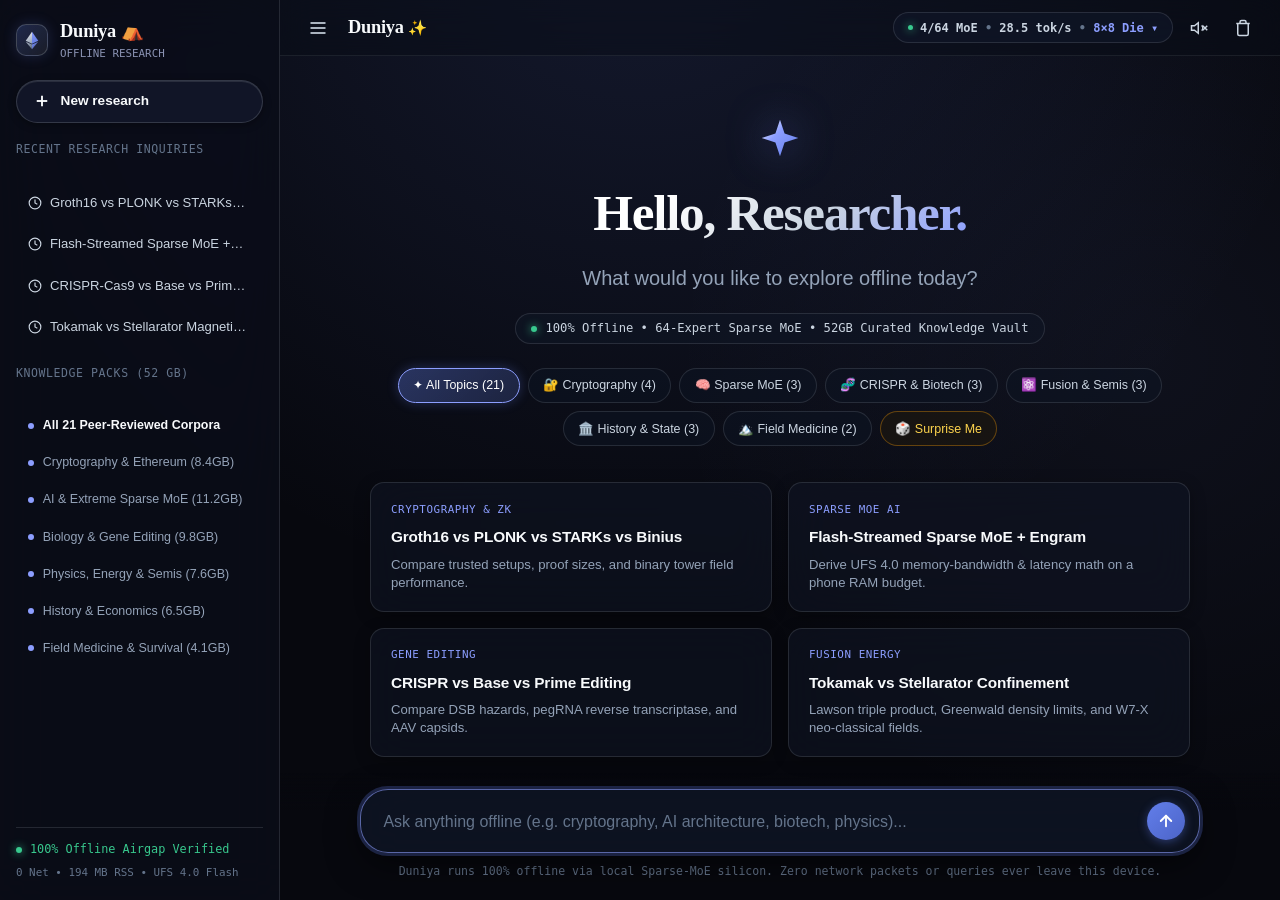
<file: index.html>
<!DOCTYPE html>
<html lang="en">
<head>
  <meta charset="UTF-8">
  <meta http-equiv="refresh" content="0; url=web/index.html">
  <title>Redirecting to Duniya ⛺ Web App...</title>
  <script>
    window.location.href = "web/index.html";
  </script>
</head>
<body style="background: #07080E; color: #E2E8F0; font-family: sans-serif; display: grid; place-items: center; height: 100vh; margin: 0;">
  <p>Launching <a href="web/index.html" style="color: #627EEA;">Duniya ⛺ Offline Research Engine (Web Companion)</a>...</p>
</body>
</html>
</file>
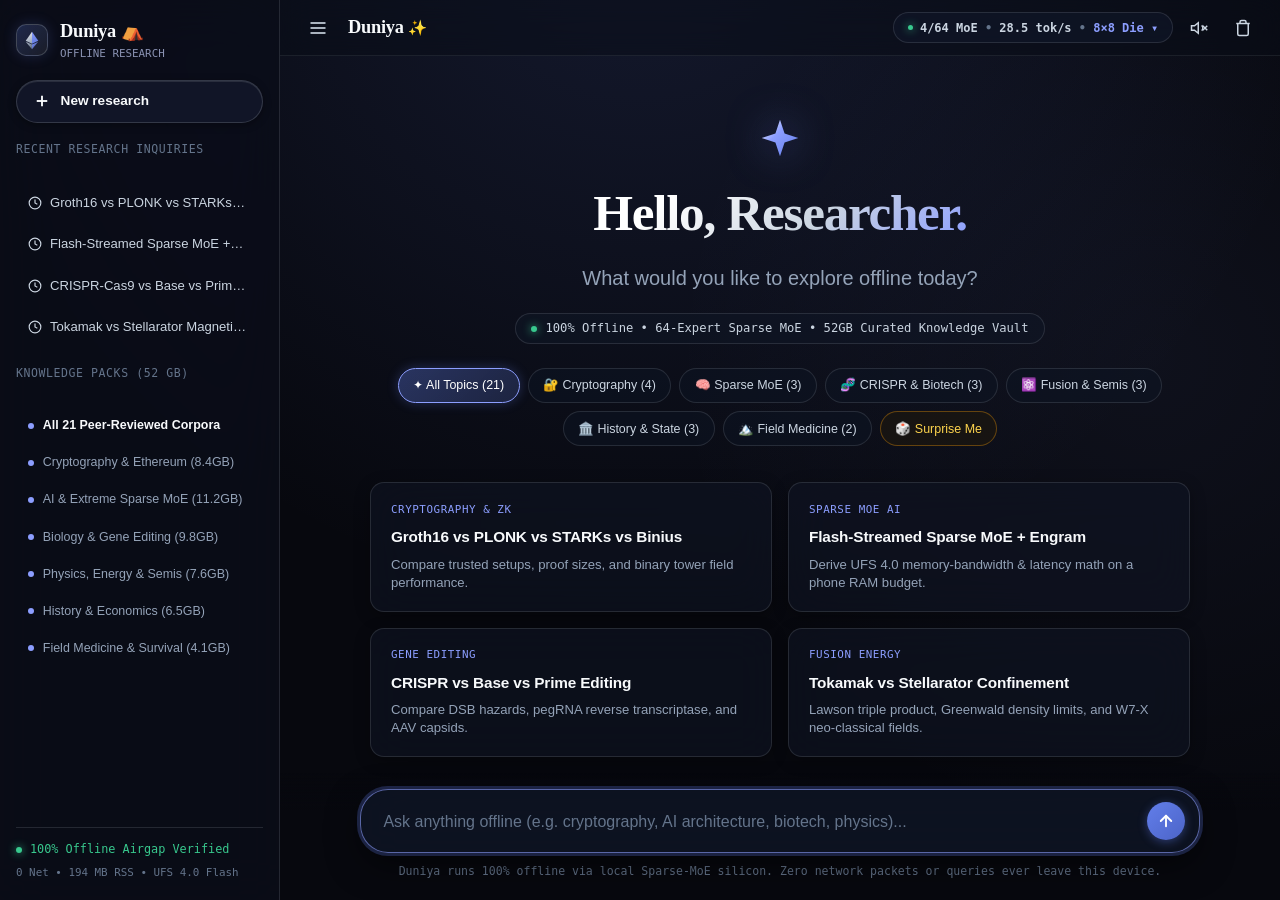
<file: web/index.html>
<!DOCTYPE html>
<html lang="en">
<head>
  <meta charset="UTF-8">
  <meta name="viewport" content="width=device-width, initial-scale=1.0, maximum-scale=1.0, user-scalable=no">
  <title>Duniya ⛺ — Offline AI Research Engine</title>
  <meta name="description" content="Gemini-style 100% offline AI research companion featuring Ethereum Silver Glassmorphism and 64-expert Sparse-MoE architecture.">
  <meta name="theme-color" content="#07080E">
  <link rel="manifest" href="manifest.json">
  <link rel="stylesheet" href="style.css">
  <link rel="icon" type="image/svg+xml" href="data:image/svg+xml,<svg xmlns='http://www.w3.org/2000/svg' viewBox='0 0 24 24'><polygon points='12,1 4,13 12,16.5' fill='%23C0C4CC'/><polygon points='12,1 12,16.5 20,13' fill='%23627EEA'/><polygon points='12,17.5 4,14 12,23' fill='%238A92B2'/><polygon points='12,17.5 12,23 20,14' fill='%238C9EFF'/></svg>">
</head>
<body>

  <div class="gemini-layout">

    <!-- Left Sidebar (Collapsible) -->
    <aside class="gemini-sidebar" id="geminiSidebar" aria-label="Research Navigation">
      <div class="sidebar-header">
        <div class="brand-group">
          <div class="eth-diamond-badge" title="Duniya Offline MoE">
            <svg class="eth-diamond-svg" viewBox="0 0 24 24" fill="none">
              <polygon points="12,2 4.5,13 12,16.5" fill="url(#silverGrad1)" opacity="0.95" />
              <polygon points="12,2 12,16.5 19.5,13" fill="url(#ethGrad1)" opacity="0.95" />
              <polygon points="12,17.5 4.5,14 12,23" fill="url(#silverGrad2)" opacity="0.85" />
              <polygon points="12,17.5 12,23 19.5,14" fill="url(#ethGrad2)" opacity="0.95" />
              <defs>
                <linearGradient id="silverGrad1" x1="4.5" y1="2" x2="12" y2="16.5" gradientUnits="userSpaceOnUse">
                  <stop offset="0%" stop-color="#FFFFFF" />
                  <stop offset="100%" stop-color="#94A3B8" />
                </linearGradient>
                <linearGradient id="ethGrad1" x1="12" y1="2" x2="19.5" y2="16.5" gradientUnits="userSpaceOnUse">
                  <stop offset="0%" stop-color="#8C9EFF" />
                  <stop offset="100%" stop-color="#627EEA" />
                </linearGradient>
                <linearGradient id="silverGrad2" x1="4.5" y1="14" x2="12" y2="23" gradientUnits="userSpaceOnUse">
                  <stop offset="0%" stop-color="#CBD5E1" />
                  <stop offset="100%" stop-color="#64748B" />
                </linearGradient>
                <linearGradient id="ethGrad2" x1="12" y1="17.5" x2="19.5" y2="23" gradientUnits="userSpaceOnUse">
                  <stop offset="0%" stop-color="#748EFA" />
                  <stop offset="100%" stop-color="#454A75" />
                </linearGradient>
              </defs>
            </svg>
          </div>
          <div class="brand-titles">
            <span class="brand-title">Duniya <span class="brand-tent">⛺</span></span>
            <span class="brand-subtitle">Offline Research</span>
          </div>
        </div>

        <button class="icon-btn sidebar-close-btn" id="sidebarCloseBtn" aria-label="Close Sidebar">
          <svg width="20" height="20" viewBox="0 0 24 24" fill="none" stroke="currentColor" stroke-width="2">
            <line x1="18" y1="6" x2="6" y2="18"></line>
            <line x1="6" y1="6" x2="18" y2="18"></line>
          </svg>
        </button>
      </div>

      <!-- New Inquiry Action Button -->
      <button class="new-inquiry-btn" id="newInquiryBtn">
        <svg width="18" height="18" viewBox="0 0 24 24" fill="none" stroke="currentColor" stroke-width="2.5">
          <line x1="12" y1="5" x2="12" y2="19"></line>
          <line x1="5" y1="12" x2="19" y2="12"></line>
        </svg>
        <span>New research</span>
      </button>

      <!-- Sidebar Content: Recent Topics & Knowledge Packs -->
      <div class="sidebar-scrollable">
        <div class="sidebar-section-label">Recent Research Inquiries</div>
        <div class="history-list" id="historyList">
          <!-- Populated dynamically by app.js -->
        </div>

        <div class="sidebar-section-label">Knowledge Packs (52 GB)</div>
        <div class="pack-filter-list">
          <button class="pack-filter-item active" data-domain="All Domains">
            <span class="pack-dot"></span> All 21 Peer-Reviewed Corpora
          </button>
          <button class="pack-filter-item" data-domain="Cryptography & Ethereum">
            <span class="pack-dot"></span> Cryptography & Ethereum (8.4GB)
          </button>
          <button class="pack-filter-item" data-domain="AI & Sparse MoE Systems">
            <span class="pack-dot"></span> AI & Extreme Sparse MoE (11.2GB)
          </button>
          <button class="pack-filter-item" data-domain="Biology & Gene Editing">
            <span class="pack-dot"></span> Biology & Gene Editing (9.8GB)
          </button>
          <button class="pack-filter-item" data-domain="Physics, Energy & Semis">
            <span class="pack-dot"></span> Physics, Energy & Semis (7.6GB)
          </button>
          <button class="pack-filter-item" data-domain="History & Economics">
            <span class="pack-dot"></span> History & Economics (6.5GB)
          </button>
          <button class="pack-filter-item" data-domain="Field Medicine & Survival">
            <span class="pack-dot"></span> Field Medicine & Survival (4.1GB)
          </button>
        </div>
      </div>

      <!-- Sidebar Footer: Airgap & Storage Status -->
      <div class="sidebar-footer">
        <div class="status-indicator">
          <span class="pulse-dot"></span>
          <span>100% Offline Airgap Verified</span>
        </div>
        <div class="sidebar-metrics">0 Net • 194 MB RSS • UFS 4.0 Flash</div>
      </div>
    </aside>

    <!-- Main Workspace -->
    <div class="gemini-main">

      <!-- Top Header / Bar -->
      <header class="gemini-topbar">
        <div class="topbar-left">
          <button class="icon-btn" id="sidebarToggleBtn" aria-label="Toggle Sidebar" title="Toggle Navigation Sidebar">
            <svg width="20" height="20" viewBox="0 0 24 24" fill="none" stroke="currentColor" stroke-width="2">
              <line x1="3" y1="12" x2="21" y2="12"></line>
              <line x1="3" y1="6" x2="21" y2="6"></line>
              <line x1="3" y1="18" x2="21" y2="18"></line>
            </svg>
          </button>

          <span class="topbar-brand">Duniya <span class="brand-sparkle">✨</span></span>
        </div>

        <div class="topbar-right">
          <!-- Compact Telemetry & Wafer Die Trigger -->
          <button class="telemetry-pill-btn" id="waferModalTriggerBtn" title="Inspect 64-Expert Silicon Wafer Die">
            <span class="pulse-dot" style="inline-size: 5px; block-size: 5px; background: var(--accent-mint);"></span>
            <span id="topbarActiveExperts">4/64 MoE</span>
            <span class="pill-divider">•</span>
            <span id="topbarSpeed">28.5 tok/s</span>
            <span class="pill-divider">•</span>
            <span class="die-icon-label">8×8 Die ▾</span>
          </button>

          <!-- Audio Toggle -->
          <button class="icon-btn" id="audioToggleBtn" title="Toggle Synthesizer Feedback Sound">
            <svg id="audioIcon" width="18" height="18" viewBox="0 0 24 24" fill="none" stroke="currentColor" stroke-width="2">
              <polygon points="11 5 6 9 2 9 2 15 6 15 11 19 11 5"></polygon>
              <path d="M15.54 8.46a5 5 0 0 1 0 7.07"></path>
              <line x1="23" y1="9" x2="17" y2="15"></line>
              <line x1="17" y1="9" x2="23" y2="15"></line>
            </svg>
          </button>

          <!-- Clear / Reset Chat -->
          <button class="icon-btn" id="clearChatBtn" title="Clear Research Thread">
            <svg width="18" height="18" viewBox="0 0 24 24" fill="none" stroke="currentColor" stroke-width="2">
              <polyline points="3 6 5 6 21 6"></polyline>
              <path d="M19 6v14a2 2 0 0 1-2 2H7a2 2 0 0 1-2-2V6m3 0V4a2 2 0 0 1 2-2h4a2 2 0 0 1 2 2v2"></path>
            </svg>
          </button>
        </div>
      </header>

      <!-- Scrollable Research Conversation Stage -->
      <main class="conversation-stage" id="conversationStage">

        <!-- Welcome / Hero Landing View (Hidden when thread is active) -->
        <div class="gemini-hero" id="geminiHero">
          <div class="hero-sparkle-mark">
            <svg class="hero-sparkle-svg" viewBox="0 0 24 24" fill="none">
              <path d="M12 2L14.5 9.5L22 12L14.5 14.5L12 22L9.5 14.5L2 12L9.5 9.5L12 2Z" fill="url(#heroSparkleGrad)"></path>
              <defs>
                <linearGradient id="heroSparkleGrad" x1="2" y1="2" x2="22" y2="22" gradientUnits="userSpaceOnUse">
                  <stop offset="0%" stop-color="#FFFFFF" />
                  <stop offset="40%" stop-color="#8C9EFF" />
                  <stop offset="100%" stop-color="#627EEA" />
                </linearGradient>
              </defs>
            </svg>
          </div>

          <h1 class="hero-title">Hello, Researcher.</h1>
          <p class="hero-subtitle">What would you like to explore offline today?</p>
          <div class="hero-airgap-tag">
            <span class="pulse-dot"></span>
            100% Offline • 64-Expert Sparse MoE • 52GB Curated Knowledge Vault
          </div>

          <!-- Domain Category Quick Filters & Surprise Me -->
          <div class="hero-category-pills" id="heroCategoryPills">
            <button class="category-pill active" data-category="all">✦ All Topics (21)</button>
            <button class="category-pill" data-category="Cryptography & Ethereum">🔐 Cryptography (4)</button>
            <button class="category-pill" data-category="AI & Sparse MoE Systems">🧠 Sparse MoE (3)</button>
            <button class="category-pill" data-category="Biology & Gene Editing">🧬 CRISPR & Biotech (3)</button>
            <button class="category-pill" data-category="Physics, Energy & Semis">⚛️ Fusion & Semis (3)</button>
            <button class="category-pill" data-category="History & Economics">🏛️ History & State (3)</button>
            <button class="category-pill" data-category="Field Medicine & Survival">🏔️ Field Medicine (2)</button>
            <button class="category-pill surprise-pill" id="surpriseMeBtn" title="Pick a random research inquiry">🎲 Surprise Me</button>
          </div>

          <!-- Gemini Starter Cards -->
          <div class="starter-cards-grid" id="starterCardsGrid">
            <button class="starter-card" data-domain="Cryptography & Ethereum" data-prompt="Compare Groth16, PLONK (KZG), STARKs (FRI), and Binius across trusted setup requirements, asymptotic prover/verifier complexity, proof size, and post-quantum security. Which architecture is optimal for client-side mobile proving vs L1 state verification?">
              <div class="starter-card-tag">Cryptography & ZK</div>
              <div class="starter-card-title">Groth16 vs PLONK vs STARKs vs Binius</div>
              <div class="starter-card-desc">Compare trusted setups, proof sizes, and binary tower field performance.</div>
            </button>

            <button class="starter-card" data-domain="AI & Sparse MoE Systems" data-prompt="Explain why a 1B dense transformer plateaus on offline mobile research, and derive the memory-bandwidth and latency math for streaming a 30B-100B Sparse MoE + Disk-Mapped N-Gram (Engram) architecture from UFS 4.0 flash storage within a 12GB RAM budget.">
              <div class="starter-card-tag">Sparse MoE AI</div>
              <div class="starter-card-title">Flash-Streamed Sparse MoE + Engram</div>
              <div class="starter-card-desc">Derive UFS 4.0 memory-bandwidth & latency math on a phone RAM budget.</div>
            </button>

            <button class="starter-card" data-domain="Biology & Gene Editing" data-prompt="Compare the molecular mechanisms of wild-type CRISPR-Cas9, Cytosine/Adenine Base Editing (CBE/ABE), and Prime Editing (PE3). Contrast double-strand break (DSB) hazards, p53 activation, bystanders, indels, and AAV in vivo delivery bottlenecks.">
              <div class="starter-card-tag">Gene Editing</div>
              <div class="starter-card-title">CRISPR vs Base vs Prime Editing</div>
              <div class="starter-card-desc">Compare DSB hazards, pegRNA reverse transcriptase, and AAV capsids.</div>
            </button>

            <button class="starter-card" data-domain="Physics, Energy & Semis" data-prompt="Compare Tokamak and Stellarator magnetic confinement fusion architectures. Explain how each generates rotational transform (iota), why Tokamaks suffer from current-driven disruptions and Greenwald density limits, and how neo-classical transport optimization (quasi-isodynamic fields in W7-X) changed the Stellarator trade-off.">
              <div class="starter-card-tag">Fusion Energy</div>
              <div class="starter-card-title">Tokamak vs Stellarator Confinement</div>
              <div class="starter-card-desc">Lawson triple product, Greenwald density limits, and W7-X neo-classical fields.</div>
            </button>
          </div>
        </div>

        <!-- Chat / Research Messages Container -->
        <div class="messages-container" id="messagesContainer">
          <!-- Injected dynamically by app.js -->
        </div>

      </main>

      <!-- Bottom Docked Gemini-Style Input Box -->
      <footer class="gemini-input-dock">
        <!-- Autocomplete Suggestions Dropdown -->
        <div class="search-suggestions-dropdown" id="searchSuggestionsDropdown" style="display: none;"></div>

        <div class="input-pill-wrapper">
          <textarea 
            id="geminiInput" 
            class="gemini-input" 
            rows="1" 
            placeholder="Ask anything offline (e.g. cryptography, AI architecture, biotech, physics)..."
            autocomplete="off"
            spellcheck="false"
          ></textarea>

          <button id="sendBtn" class="send-btn" aria-label="Send Research Query" title="Execute Synthesis">
            <svg width="18" height="18" viewBox="0 0 24 24" fill="none" stroke="currentColor" stroke-width="2.5" stroke-linecap="round" stroke-linejoin="round">
              <line x1="12" y1="19" x2="12" y2="5"></line>
              <polyline points="5 12 12 5 19 12"></polyline>
            </svg>
          </button>
        </div>

        <div class="input-disclaimer">
          Duniya runs 100% offline via local Sparse-MoE silicon. Zero network packets or queries ever leave this device.
        </div>
      </footer>

    </div>

    <!-- Floating 8x8 Wafer Die Drawer / Modal -->
    <div class="wafer-modal-backdrop" id="waferModalBackdrop">
      <div class="wafer-modal-card glass-card">
        <div class="wafer-modal-header">
          <div>
            <div class="wafer-modal-title">8×8 Silicon Wafer Die Router</div>
            <div class="wafer-modal-subtitle">64 Disjoint Expert Blocks • UFS 4.0 Flash-Streamed</div>
          </div>
          <button class="icon-btn" id="waferModalCloseBtn" aria-label="Close Wafer Die Modal">
            <svg width="20" height="20" viewBox="0 0 24 24" fill="none" stroke="currentColor" stroke-width="2">
              <line x1="18" y1="6" x2="6" y2="18"></line>
              <line x1="6" y1="6" x2="18" y2="18"></line>
            </svg>
          </button>
        </div>

        <div class="wafer-modal-stats">
          <div><span>Active:</span> <strong id="modalActiveCount">4/64 MoE</strong></div>
          <div><span>Throughput:</span> <strong id="modalSpeed">28.5 tok/s</strong></div>
          <div><span>Latency:</span> <strong id="modalLatency">842ms</strong></div>
          <div><span>MMap Cache Hit:</span> <strong>99.8%</strong></div>
        </div>

        <div class="wafer-grid-wrapper" id="waferGrid">
          <!-- 64 expert tiles generated by app.js -->
        </div>

        <div class="wafer-modal-legend">
          Click any active or idle tile to inspect its specialized domain weights and trigger synthesis.
        </div>
      </div>
    </div>

  </div>

  <script src="data.js"></script>
  <script src="app.js"></script>
</body>
</html>
</file>
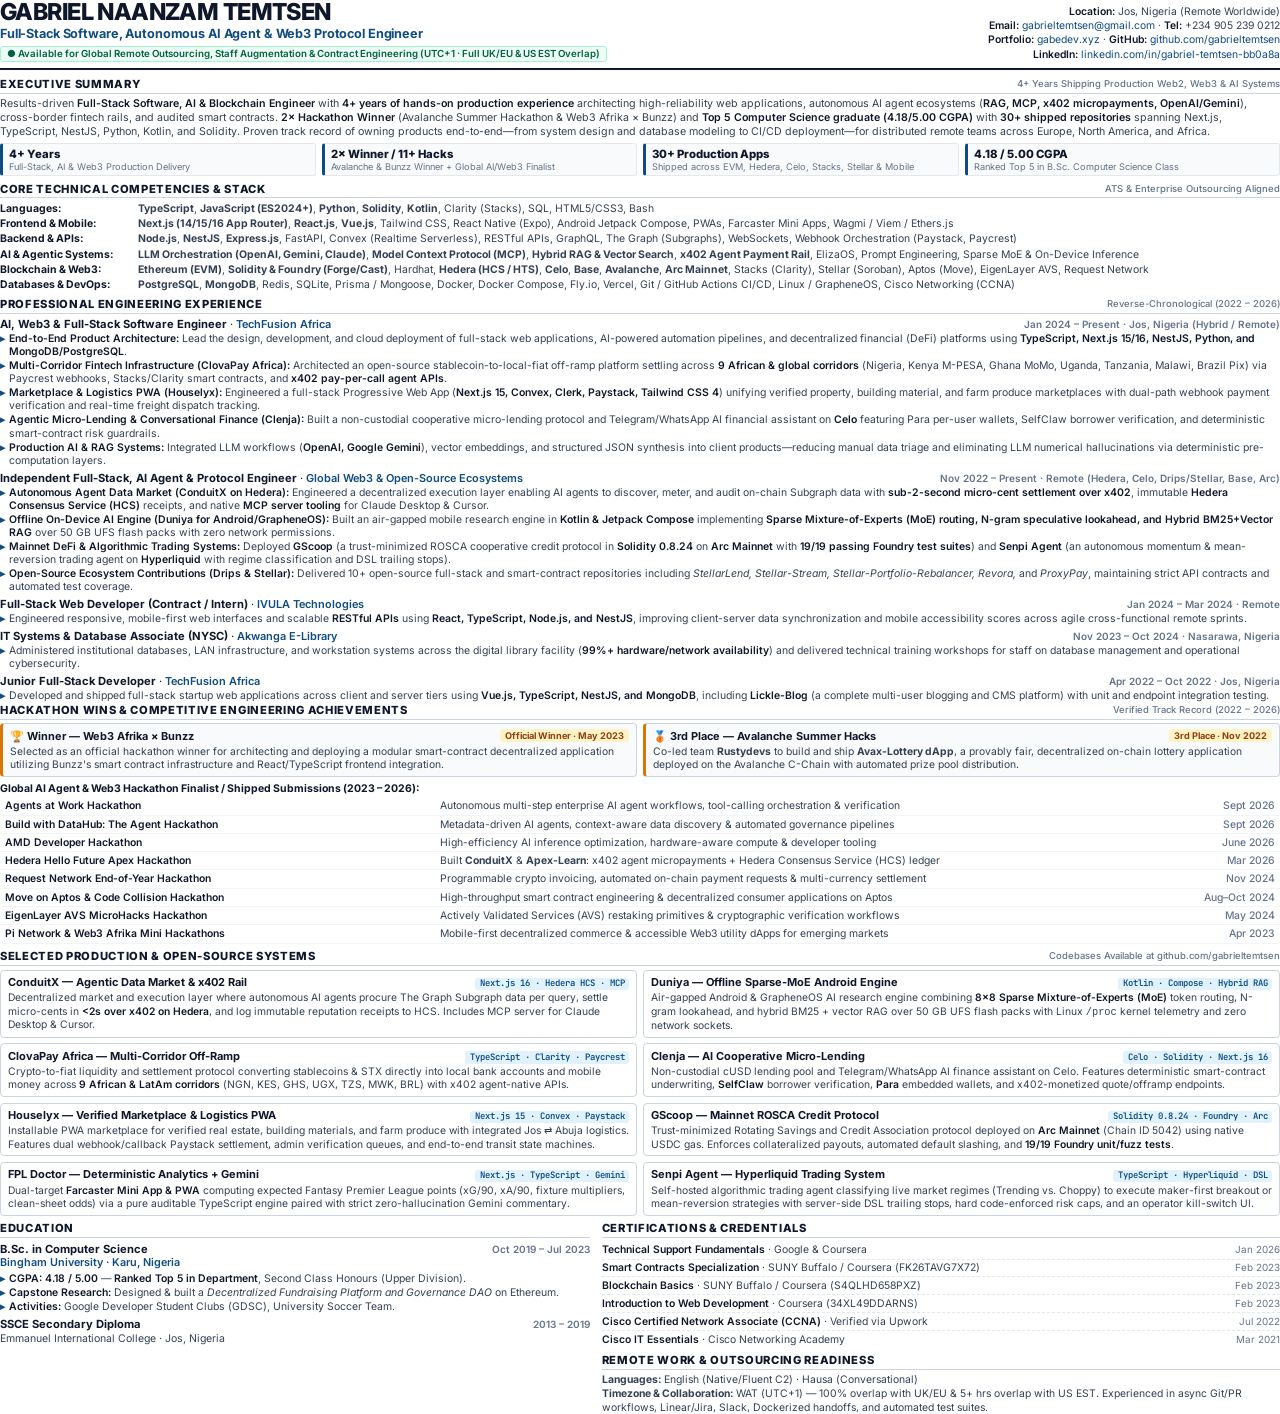
<file: cv_2026.html>
<!DOCTYPE html>
<html lang="en">
<head>
  <meta charset="UTF-8" />
  <meta name="viewport" content="width=device-width, initial-scale=1.0" />
  <title>Gabriel Temtsen — Senior Full-Stack, AI Agent & Web3 Engineer CV</title>
  <style>
    @import url('https://fonts.googleapis.com/css2?family=Inter:wght@400;500;600;700;800&family=JetBrains+Mono:wght@400;500;600&display=swap');

    :root {
      --ink: #0f172a;
      --ink-secondary: #334155;
      --ink-muted: #64748b;
      --accent: #0f4c81;
      --accent-light: #e0f2fe;
      --border: #cbd5e1;
      --bg-subtle: #f8fafc;
    }

    * {
      box-sizing: border-box;
      margin: 0;
      padding: 0;
    }

    @page {
      size: A4;
      margin: 7.5mm 11mm 7.5mm 11mm;
    }

    body {
      font-family: 'Inter', -apple-system, BlinkMacSystemFont, "Segoe UI", Roboto, sans-serif;
      color: var(--ink);
      background: #ffffff;
      font-size: 8.2pt;
      line-height: 1.28;
      -webkit-print-color-adjust: exact;
      print-color-adjust: exact;
    }

    a {
      color: var(--accent);
      text-decoration: none;
    }

    /* Header */
    .header {
      border-bottom: 2px solid var(--ink);
      padding-bottom: 6px;
      margin-bottom: 7px;
      display: flex;
      justify-content: space-between;
      align-items: flex-end;
      gap: 12px;
    }

    .header-left h1 {
      font-size: 17.5pt;
      font-weight: 800;
      letter-spacing: -0.025em;
      color: var(--ink);
      line-height: 1.05;
      text-transform: uppercase;
      white-space: nowrap;
    }

    .header-left .role-title {
      font-size: 9.5pt;
      font-weight: 700;
      color: var(--accent);
      margin-top: 2px;
      letter-spacing: -0.01em;
    }

    .header-left .availability-badge {
      display: inline-block;
      margin-top: 3px;
      font-size: 7.3pt;
      font-weight: 600;
      color: #065f46;
      background: #ecfdf5;
      border: 1px solid #a7f3d0;
      padding: 1px 6px;
      border-radius: 3px;
    }

    .header-right {
      text-align: right;
      font-size: 7.8pt;
      color: var(--ink-secondary);
      line-height: 1.38;
    }

    .header-right .contact-line {
      white-space: nowrap;
    }

    .header-right strong {
      color: var(--ink);
      font-weight: 600;
    }

    /* Section Styling */
    .section {
      margin-bottom: 5.5px;
    }

    .section-title {
      font-size: 8.4pt;
      font-weight: 800;
      text-transform: uppercase;
      letter-spacing: 0.06em;
      color: var(--ink);
      border-bottom: 1.2px solid var(--border);
      padding-bottom: 1.5px;
      margin-bottom: 3.5px;
      display: flex;
      justify-content: space-between;
      align-items: center;
    }

    .section-title span.sub {
      font-size: 7.1pt;
      font-weight: 500;
      color: var(--ink-muted);
      text-transform: none;
      letter-spacing: 0;
    }

    /* Summary */
    .summary {
      font-size: 8.0pt;
      color: var(--ink-secondary);
      line-height: 1.3;
    }

    .summary strong {
      color: var(--ink);
      font-weight: 600;
    }

    /* Key Metrics Strip */
    .metrics-strip {
      display: grid;
      grid-template-columns: repeat(4, 1fr);
      gap: 6px;
      margin-top: 4px;
    }

    .metric-card {
      background: var(--bg-subtle);
      border: 1px solid #e2e8f0;
      border-left: 3px solid var(--accent);
      border-radius: 3px;
      padding: 3px 6px;
    }

    .metric-card .val {
      font-size: 8.5pt;
      font-weight: 800;
      color: var(--ink);
    }

    .metric-card .lbl {
      font-size: 6.9pt;
      color: var(--ink-muted);
      line-height: 1.15;
    }

    /* Skills Matrix */
    .skills-grid {
      display: grid;
      grid-template-columns: 130px 1fr;
      row-gap: 1.8px;
      column-gap: 8px;
      font-size: 7.85pt;
    }

    .skill-cat {
      font-weight: 700;
      color: var(--ink);
    }

    .skill-items {
      color: var(--ink-secondary);
    }

    /* Experience Items */
    .exp-item {
      margin-bottom: 4px;
    }

    .exp-header {
      display: flex;
      justify-content: space-between;
      align-items: baseline;
      margin-bottom: 0.5px;
    }

    .exp-title {
      font-size: 8.4pt;
      font-weight: 700;
      color: var(--ink);
    }

    .exp-company {
      font-weight: 600;
      color: var(--accent);
    }

    .exp-meta {
      font-size: 7.5pt;
      font-weight: 600;
      color: var(--ink-muted);
      white-space: nowrap;
    }

    .exp-bullets {
      list-style-type: none;
      padding-left: 0;
    }

    .exp-bullets li {
      position: relative;
      padding-left: 9px;
      margin-bottom: 1px;
      font-size: 7.85pt;
      color: var(--ink-secondary);
      line-height: 1.25;
    }

    .exp-bullets li::before {
      content: "▸";
      position: absolute;
      left: 0;
      color: var(--accent);
      font-weight: bold;
    }

    .exp-bullets li strong {
      color: var(--ink);
      font-weight: 600;
    }

    /* Projects Grid */
    .projects-grid {
      display: grid;
      grid-template-columns: 1fr 1fr;
      gap: 5.5px;
    }

    .project-card {
      border: 1px solid #cbd5e1;
      border-radius: 4px;
      padding: 4.5px 7px;
      background: #ffffff;
    }

    .project-top {
      display: flex;
      justify-content: space-between;
      align-items: baseline;
      gap: 4px;
      margin-bottom: 1.5px;
    }

    .project-name {
      font-size: 8.25pt;
      font-weight: 700;
      color: var(--ink);
    }

    .project-stack {
      font-family: 'JetBrains Mono', monospace;
      font-size: 6.7pt;
      color: var(--accent);
      background: var(--accent-light);
      padding: 0.5px 4.5px;
      border-radius: 3px;
      font-weight: 600;
      white-space: nowrap;
    }

    .project-desc {
      font-size: 7.75pt;
      color: var(--ink-secondary);
      line-height: 1.28;
    }

    .project-desc strong {
      color: var(--ink);
      font-weight: 600;
    }

    /* Hackathons & Awards */
    .awards-row {
      display: grid;
      grid-template-columns: 1fr 1fr;
      gap: 6px;
      margin-bottom: 5px;
    }

    .award-highlight {
      background: var(--bg-subtle);
      border: 1px solid #cbd5e1;
      border-left: 3.5px solid #d97706;
      border-radius: 4px;
      padding: 4.5px 7px;
    }

    .award-title {
      font-size: 8.2pt;
      font-weight: 700;
      color: var(--ink);
      display: flex;
      justify-content: space-between;
      align-items: center;
      gap: 4px;
    }

    .award-title .badge {
      font-size: 6.9pt;
      font-weight: 700;
      color: #92400e;
      background: #fef3c7;
      padding: 0.5px 5px;
      border-radius: 3px;
      white-space: nowrap;
    }

    .award-desc {
      font-size: 7.75pt;
      color: var(--ink-secondary);
      margin-top: 2px;
      line-height: 1.28;
    }

    .hack-table {
      width: 100%;
      border-collapse: collapse;
      font-size: 7.8pt;
      margin-top: 2px;
    }

    .hack-table td {
      padding: 2px 5px;
      border-bottom: 1px solid #f1f5f9;
      vertical-align: top;
    }

    .hack-table td.hack-name {
      font-weight: 600;
      color: var(--ink);
      width: 34%;
    }

    .hack-table td.hack-focus {
      color: var(--ink-secondary);
    }

    .hack-table td.hack-date {
      text-align: right;
      color: var(--ink-muted);
      font-weight: 500;
      white-space: nowrap;
      width: 13%;
    }

    /* Two-column bottom section for Education & Certifications */
    .two-col {
      display: grid;
      grid-template-columns: 1fr 1.15fr;
      gap: 12px;
    }

    .cert-list {
      list-style: none;
      font-size: 7.8pt;
    }

    .cert-list li {
      display: flex;
      justify-content: space-between;
      padding: 1.8px 0;
      border-bottom: 1px dashed #e2e8f0;
    }

    .cert-list li:last-child {
      border-bottom: none;
    }

    .cert-name {
      font-weight: 600;
      color: var(--ink);
    }

    .cert-issuer {
      color: var(--ink-secondary);
      font-weight: 400;
    }

    .cert-date {
      color: var(--ink-muted);
      white-space: nowrap;
      font-size: 7.4pt;
    }

    .page-break {
      page-break-before: always;
    }
  </style>
</head>
<body>

  <!-- PAGE 1 -->
  <header class="header">
    <div class="header-left">
      <h1>Gabriel Naanzam Temtsen</h1>
      <div class="role-title">Full-Stack Software, Autonomous AI Agent &amp; Web3 Protocol Engineer</div>
      <div class="availability-badge">● Available for Global Remote Outsourcing, Staff Augmentation &amp; Contract Engineering (UTC+1 · Full UK/EU &amp; US EST Overlap)</div>
    </div>
    <div class="header-right">
      <div class="contact-line"><strong>Location:</strong> Jos, Nigeria (Remote Worldwide)</div>
      <div class="contact-line"><strong>Email:</strong> <a href="mailto:gabrieltemtsen@gmail.com">gabrieltemtsen@gmail.com</a> · <strong>Tel:</strong> +234 905 239 0212</div>
      <div class="contact-line"><strong>Portfolio:</strong> <a href="https://www.gabedev.xyz">gabedev.xyz</a> · <strong>GitHub:</strong> <a href="https://github.com/gabrieltemtsen">github.com/gabrieltemtsen</a></div>
      <div class="contact-line"><strong>LinkedIn:</strong> <a href="https://www.linkedin.com/in/gabriel-temtsen-bb0a8a">linkedin.com/in/gabriel-temtsen-bb0a8a</a></div>
    </div>
  </header>

  <section class="section">
    <div class="section-title">
      <span>Executive Summary</span>
      <span class="sub">4+ Years Shipping Production Web2, Web3 &amp; AI Systems</span>
    </div>
    <p class="summary">
      Results-driven <strong>Full-Stack Software, AI &amp; Blockchain Engineer</strong> with <strong>4+ years of hands-on production experience</strong> architecting high-reliability web applications, autonomous AI agent ecosystems (<strong>RAG, MCP, x402 micropayments, OpenAI/Gemini</strong>), cross-border fintech rails, and audited smart contracts. <strong>2× Hackathon Winner</strong> (Avalanche Summer Hackathon &amp; Web3 Afrika × Bunzz) and <strong>Top 5 Computer Science graduate (4.18/5.00 CGPA)</strong> with <strong>30+ shipped repositories</strong> spanning Next.js, TypeScript, NestJS, Python, Kotlin, and Solidity. Proven track record of owning products end-to-end—from system design and database modeling to CI/CD deployment—for distributed remote teams across Europe, North America, and Africa.
    </p>
    <div class="metrics-strip">
      <div class="metric-card">
        <div class="val">4+ Years</div>
        <div class="lbl">Full-Stack, AI &amp; Web3 Production Delivery</div>
      </div>
      <div class="metric-card">
        <div class="val">2× Winner / 11+ Hacks</div>
        <div class="lbl">Avalanche &amp; Bunzz Winner + Global AI/Web3 Finalist</div>
      </div>
      <div class="metric-card">
        <div class="val">30+ Production Apps</div>
        <div class="lbl">Shipped across EVM, Hedera, Celo, Stacks, Stellar &amp; Mobile</div>
      </div>
      <div class="metric-card">
        <div class="val">4.18 / 5.00 CGPA</div>
        <div class="lbl">Ranked Top 5 in B.Sc. Computer Science Class</div>
      </div>
    </div>
  </section>

  <section class="section">
    <div class="section-title">
      <span>Core Technical Competencies &amp; Stack</span>
      <span class="sub">ATS &amp; Enterprise Outsourcing Aligned</span>
    </div>
    <div class="skills-grid">
      <div class="skill-cat">Languages:</div>
      <div class="skill-items"><strong>TypeScript</strong>, <strong>JavaScript (ES2024+)</strong>, <strong>Python</strong>, <strong>Solidity</strong>, <strong>Kotlin</strong>, Clarity (Stacks), SQL, HTML5/CSS3, Bash</div>

      <div class="skill-cat">Frontend &amp; Mobile:</div>
      <div class="skill-items"><strong>Next.js (14/15/16 App Router)</strong>, <strong>React.js</strong>, <strong>Vue.js</strong>, Tailwind CSS, React Native (Expo), Android Jetpack Compose, PWAs, Farcaster Mini Apps, Wagmi / Viem / Ethers.js</div>

      <div class="skill-cat">Backend &amp; APIs:</div>
      <div class="skill-items"><strong>Node.js</strong>, <strong>NestJS</strong>, <strong>Express.js</strong>, FastAPI, Convex (Realtime Serverless), RESTful APIs, GraphQL, The Graph (Subgraphs), WebSockets, Webhook Orchestration (Paystack, Paycrest)</div>

      <div class="skill-cat">AI &amp; Agentic Systems:</div>
      <div class="skill-items"><strong>LLM Orchestration (OpenAI, Gemini, Claude)</strong>, <strong>Model Context Protocol (MCP)</strong>, <strong>Hybrid RAG &amp; Vector Search</strong>, <strong>x402 Agent Payment Rail</strong>, ElizaOS, Prompt Engineering, Sparse MoE &amp; On-Device Inference</div>

      <div class="skill-cat">Blockchain &amp; Web3:</div>
      <div class="skill-items"><strong>Ethereum (EVM)</strong>, <strong>Solidity &amp; Foundry (Forge/Cast)</strong>, Hardhat, <strong>Hedera (HCS / HTS)</strong>, <strong>Celo</strong>, <strong>Base</strong>, <strong>Avalanche</strong>, <strong>Arc Mainnet</strong>, Stacks (Clarity), Stellar (Soroban), Aptos (Move), EigenLayer AVS, Request Network</div>

      <div class="skill-cat">Databases &amp; DevOps:</div>
      <div class="skill-items"><strong>PostgreSQL</strong>, <strong>MongoDB</strong>, Redis, SQLite, Prisma / Mongoose, Docker, Docker Compose, Fly.io, Vercel, Git / GitHub Actions CI/CD, Linux / GrapheneOS, Cisco Networking (CCNA)</div>
    </div>
  </section>

  <section class="section" style="margin-bottom: 0;">
    <div class="section-title">
      <span>Professional Engineering Experience</span>
      <span class="sub">Reverse-Chronological (2022 – 2026)</span>
    </div>

    <div class="exp-item">
      <div class="exp-header">
        <div>
          <span class="exp-title">AI, Web3 &amp; Full-Stack Software Engineer</span> · <span class="exp-company">TechFusion Africa</span>
        </div>
        <div class="exp-meta">Jan 2024 – Present · Jos, Nigeria (Hybrid / Remote)</div>
      </div>
      <ul class="exp-bullets">
        <li><strong>End-to-End Product Architecture:</strong> Lead the design, development, and cloud deployment of full-stack web applications, AI-powered automation pipelines, and decentralized financial (DeFi) platforms using <strong>TypeScript, Next.js 15/16, NestJS, Python, and MongoDB/PostgreSQL</strong>.</li>
        <li><strong>Multi-Corridor Fintech Infrastructure (ClovaPay Africa):</strong> Architected an open-source stablecoin-to-local-fiat off-ramp platform settling across <strong>9 African &amp; global corridors</strong> (Nigeria, Kenya M-PESA, Ghana MoMo, Uganda, Tanzania, Malawi, Brazil Pix) via Paycrest webhooks, Stacks/Clarity smart contracts, and <strong>x402 pay-per-call agent APIs</strong>.</li>
        <li><strong>Marketplace &amp; Logistics PWA (Houselyx):</strong> Engineered a full-stack Progressive Web App (<strong>Next.js 15, Convex, Clerk, Paystack, Tailwind CSS 4</strong>) unifying verified property, building material, and farm produce marketplaces with dual-path webhook payment verification and real-time freight dispatch tracking.</li>
        <li><strong>Agentic Micro-Lending &amp; Conversational Finance (Clenja):</strong> Built a non-custodial cooperative micro-lending protocol and Telegram/WhatsApp AI financial assistant on <strong>Celo</strong> featuring Para per-user wallets, SelfClaw borrower verification, and deterministic smart-contract risk guardrails.</li>
        <li><strong>Production AI &amp; RAG Systems:</strong> Integrated LLM workflows (<strong>OpenAI, Google Gemini</strong>), vector embeddings, and structured JSON synthesis into client products—reducing manual data triage and eliminating LLM numerical hallucinations via deterministic pre-computation layers.</li>
      </ul>
    </div>

    <div class="exp-item">
      <div class="exp-header">
        <div>
          <span class="exp-title">Independent Full-Stack, AI Agent &amp; Protocol Engineer</span> · <span class="exp-company">Global Web3 &amp; Open-Source Ecosystems</span>
        </div>
        <div class="exp-meta">Nov 2022 – Present · Remote (Hedera, Celo, Drips/Stellar, Base, Arc)</div>
      </div>
      <ul class="exp-bullets">
        <li><strong>Autonomous Agent Data Market (ConduitX on Hedera):</strong> Engineered a decentralized execution layer enabling AI agents to discover, meter, and audit on-chain Subgraph data with <strong>sub-2-second micro-cent settlement over x402</strong>, immutable <strong>Hedera Consensus Service (HCS)</strong> receipts, and native <strong>MCP server tooling</strong> for Claude Desktop &amp; Cursor.</li>
        <li><strong>Offline On-Device AI Engine (Duniya for Android/GrapheneOS):</strong> Built an air-gapped mobile research engine in <strong>Kotlin &amp; Jetpack Compose</strong> implementing <strong>Sparse Mixture-of-Experts (MoE) routing, N-gram speculative lookahead, and Hybrid BM25+Vector RAG</strong> over 50 GB UFS flash packs with zero network permissions.</li>
        <li><strong>Mainnet DeFi &amp; Algorithmic Trading Systems:</strong> Deployed <strong>GScoop</strong> (a trust-minimized ROSCA cooperative credit protocol in <strong>Solidity 0.8.24</strong> on <strong>Arc Mainnet</strong> with <strong>19/19 passing Foundry test suites</strong>) and <strong>Senpi Agent</strong> (an autonomous momentum &amp; mean-reversion trading agent on <strong>Hyperliquid</strong> with regime classification and DSL trailing stops).</li>
        <li><strong>Open-Source Ecosystem Contributions (Drips &amp; Stellar):</strong> Delivered 10+ open-source full-stack and smart-contract repositories including <em>StellarLend, Stellar-Stream, Stellar-Portfolio-Rebalancer, Revora,</em> and <em>ProxyPay</em>, maintaining strict API contracts and automated test coverage.</li>
      </ul>
    </div>

    <div class="exp-item">
      <div class="exp-header">
        <div>
          <span class="exp-title">Full-Stack Web Developer (Contract / Intern)</span> · <span class="exp-company">IVULA Technologies</span>
        </div>
        <div class="exp-meta">Jan 2024 – Mar 2024 · Remote</div>
      </div>
      <ul class="exp-bullets">
        <li>Engineered responsive, mobile-first web interfaces and scalable <strong>RESTful APIs</strong> using <strong>React, TypeScript, Node.js, and NestJS</strong>, improving client-server data synchronization and mobile accessibility scores across agile cross-functional remote sprints.</li>
      </ul>
    </div>

    <div class="exp-item">
      <div class="exp-header">
        <div>
          <span class="exp-title">IT Systems &amp; Database Associate (NYSC)</span> · <span class="exp-company">Akwanga E-Library</span>
        </div>
        <div class="exp-meta">Nov 2023 – Oct 2024 · Nasarawa, Nigeria</div>
      </div>
      <ul class="exp-bullets">
        <li>Administered institutional databases, LAN infrastructure, and workstation systems across the digital library facility (<strong>99%+ hardware/network availability</strong>) and delivered technical training workshops for staff on database management and operational cybersecurity.</li>
      </ul>
    </div>

    <div class="exp-item" style="margin-bottom: 0;">
      <div class="exp-header">
        <div>
          <span class="exp-title">Junior Full-Stack Developer</span> · <span class="exp-company">TechFusion Africa</span>
        </div>
        <div class="exp-meta">Apr 2022 – Oct 2022 · Jos, Nigeria</div>
      </div>
      <ul class="exp-bullets">
        <li>Developed and shipped full-stack startup web applications across client and server tiers using <strong>Vue.js, TypeScript, NestJS, and MongoDB</strong>, including <strong>Lickle-Blog</strong> (a complete multi-user blogging and CMS platform) with unit and endpoint integration testing.</li>
      </ul>
    </div>
  </section>

  <!-- PAGE 2 -->
  <div class="page-break"></div>

  <!-- HACKATHON WINS & COMPETITIVE ACHIEVEMENTS -->
  <section class="section">
    <div class="section-title">
      <span>Hackathon Wins &amp; Competitive Engineering Achievements</span>
      <span class="sub">Verified Track Record (2022 – 2026)</span>
    </div>

    <div class="awards-row">
      <div class="award-highlight">
        <div class="award-title">
          <span>🏆 Winner — Web3 Afrika × Bunzz</span>
          <span class="badge">Official Winner · May 2023</span>
        </div>
        <div class="award-desc">
          Selected as an official hackathon winner for architecting and deploying a modular smart-contract decentralized application utilizing Bunzz's smart contract infrastructure and React/TypeScript frontend integration.
        </div>
      </div>

      <div class="award-highlight">
        <div class="award-title">
          <span>🥉 3rd Place — Avalanche Summer Hacks</span>
          <span class="badge">3rd Place · Nov 2022</span>
        </div>
        <div class="award-desc">
          Co-led team <strong>Rustydevs</strong> to build and ship <strong>Avax-Lottery dApp</strong>, a provably fair, decentralized on-chain lottery application deployed on the Avalanche C-Chain with automated prize pool distribution.
        </div>
      </div>
    </div>

    <div style="font-size: 7.9pt; font-weight: 700; color: var(--ink); margin: 3px 0 2px 0;">
      Global AI Agent &amp; Web3 Hackathon Finalist / Shipped Submissions (2023 – 2026):
    </div>
    <table class="hack-table">
      <tbody>
        <tr>
          <td class="hack-name">Agents at Work Hackathon</td>
          <td class="hack-focus">Autonomous multi-step enterprise AI agent workflows, tool-calling orchestration &amp; verification</td>
          <td class="hack-date">Sept 2026</td>
        </tr>
        <tr>
          <td class="hack-name">Build with DataHub: The Agent Hackathon</td>
          <td class="hack-focus">Metadata-driven AI agents, context-aware data discovery &amp; automated governance pipelines</td>
          <td class="hack-date">Sept 2026</td>
        </tr>
        <tr>
          <td class="hack-name">AMD Developer Hackathon</td>
          <td class="hack-focus">High-efficiency AI inference optimization, hardware-aware compute &amp; developer tooling</td>
          <td class="hack-date">June 2026</td>
        </tr>
        <tr>
          <td class="hack-name">Hedera Hello Future Apex Hackathon</td>
          <td class="hack-focus">Built <strong>ConduitX</strong> &amp; <strong>Apex-Learn</strong>: x402 agent micropayments + Hedera Consensus Service (HCS) ledger</td>
          <td class="hack-date">Mar 2026</td>
        </tr>
        <tr>
          <td class="hack-name">Request Network End-of-Year Hackathon</td>
          <td class="hack-focus">Programmable crypto invoicing, automated on-chain payment requests &amp; multi-currency settlement</td>
          <td class="hack-date">Nov 2024</td>
        </tr>
        <tr>
          <td class="hack-name">Move on Aptos &amp; Code Collision Hackathon</td>
          <td class="hack-focus">High-throughput smart contract engineering &amp; decentralized consumer applications on Aptos</td>
          <td class="hack-date">Aug–Oct 2024</td>
        </tr>
        <tr>
          <td class="hack-name">EigenLayer AVS MicroHacks Hackathon</td>
          <td class="hack-focus">Actively Validated Services (AVS) restaking primitives &amp; cryptographic verification workflows</td>
          <td class="hack-date">May 2024</td>
        </tr>
        <tr>
          <td class="hack-name">Pi Network &amp; Web3 Afrika Mini Hackathons</td>
          <td class="hack-focus">Mobile-first decentralized commerce &amp; accessible Web3 utility dApps for emerging markets</td>
          <td class="hack-date">Apr 2023</td>
        </tr>
      </tbody>
    </table>
  </section>

  <!-- FLAGSHIP ENGINEERING PORTFOLIO -->
  <section class="section">
    <div class="section-title">
      <span>Selected Production &amp; Open-Source Systems</span>
      <span class="sub">Codebases Available at github.com/gabrieltemtsen</span>
    </div>
    <div class="projects-grid">
      <div class="project-card">
        <div class="project-top">
          <span class="project-name">ConduitX — Agentic Data Market &amp; x402 Rail</span>
          <span class="project-stack">Next.js 16 · Hedera HCS · MCP</span>
        </div>
        <div class="project-desc">
          Decentralized market and execution layer where autonomous AI agents procure The Graph Subgraph data per query, settle micro-cents in <strong>&lt;2s over x402 on Hedera</strong>, and log immutable reputation receipts to HCS. Includes MCP server for Claude Desktop &amp; Cursor.
        </div>
      </div>

      <div class="project-card">
        <div class="project-top">
          <span class="project-name">Duniya — Offline Sparse-MoE Android Engine</span>
          <span class="project-stack">Kotlin · Compose · Hybrid RAG</span>
        </div>
        <div class="project-desc">
          Air-gapped Android &amp; GrapheneOS AI research engine combining <strong>8×8 Sparse Mixture-of-Experts (MoE)</strong> token routing, N-gram lookahead, and hybrid BM25 + vector RAG over 50 GB UFS flash packs with Linux <code>/proc</code> kernel telemetry and zero network sockets.
        </div>
      </div>

      <div class="project-card">
        <div class="project-top">
          <span class="project-name">ClovaPay Africa — Multi-Corridor Off-Ramp</span>
          <span class="project-stack">TypeScript · Clarity · Paycrest</span>
        </div>
        <div class="project-desc">
          Crypto-to-fiat liquidity and settlement protocol converting stablecoins &amp; STX directly into local bank accounts and mobile money across <strong>9 African &amp; LatAm corridors</strong> (NGN, KES, GHS, UGX, TZS, MWK, BRL) with x402 agent-native APIs.
        </div>
      </div>

      <div class="project-card">
        <div class="project-top">
          <span class="project-name">Clenja — AI Cooperative Micro-Lending</span>
          <span class="project-stack">Celo · Solidity · Next.js 16</span>
        </div>
        <div class="project-desc">
          Non-custodial cUSD lending pool and Telegram/WhatsApp AI finance assistant on Celo. Features deterministic smart-contract underwriting, <strong>SelfClaw</strong> borrower verification, <strong>Para</strong> embedded wallets, and x402-monetized quote/offramp endpoints.
        </div>
      </div>

      <div class="project-card">
        <div class="project-top">
          <span class="project-name">Houselyx — Verified Marketplace &amp; Logistics PWA</span>
          <span class="project-stack">Next.js 15 · Convex · Paystack</span>
        </div>
        <div class="project-desc">
          Installable PWA marketplace for verified real estate, building materials, and farm produce with integrated Jos ⇄ Abuja logistics. Features dual webhook/callback Paystack settlement, admin verification queues, and end-to-end transit state machines.
        </div>
      </div>

      <div class="project-card">
        <div class="project-top">
          <span class="project-name">GScoop — Mainnet ROSCA Credit Protocol</span>
          <span class="project-stack">Solidity 0.8.24 · Foundry · Arc</span>
        </div>
        <div class="project-desc">
          Trust-minimized Rotating Savings and Credit Association protocol deployed on <strong>Arc Mainnet</strong> (Chain ID 5042) using native USDC gas. Enforces collateralized payouts, automated default slashing, and <strong>19/19 Foundry unit/fuzz tests</strong>.
        </div>
      </div>

      <div class="project-card">
        <div class="project-top">
          <span class="project-name">FPL Doctor — Deterministic Analytics + Gemini</span>
          <span class="project-stack">Next.js · TypeScript · Gemini</span>
        </div>
        <div class="project-desc">
          Dual-target <strong>Farcaster Mini App &amp; PWA</strong> computing expected Fantasy Premier League points (xG/90, xA/90, fixture multipliers, clean-sheet odds) via a pure auditable TypeScript engine paired with strict zero-hallucination Gemini commentary.
        </div>
      </div>

      <div class="project-card">
        <div class="project-top">
          <span class="project-name">Senpi Agent — Hyperliquid Trading System</span>
          <span class="project-stack">TypeScript · Hyperliquid · DSL</span>
        </div>
        <div class="project-desc">
          Self-hosted algorithmic trading agent classifying live market regimes (Trending vs. Choppy) to execute maker-first breakout or mean-reversion strategies with server-side DSL trailing stops, hard code-enforced risk caps, and an operator kill-switch UI.
        </div>
      </div>
    </div>
  </section>

  <!-- EDUCATION & CERTIFICATIONS -->
  <section class="section" style="margin-bottom: 0;">
    <div class="two-col">
      <div>
        <div class="section-title">
          <span>Education</span>
        </div>
        <div class="exp-item" style="margin-bottom: 4px;">
          <div class="exp-header">
            <span class="exp-title">B.Sc. in Computer Science</span>
            <span class="exp-meta">Oct 2019 – Jul 2023</span>
          </div>
          <div style="font-size: 8.1pt; font-weight: 600; color: var(--accent); margin-bottom: 1.5px;">
            Bingham University · Karu, Nigeria
          </div>
          <ul class="exp-bullets">
            <li><strong>CGPA: 4.18 / 5.00</strong> — <strong>Ranked Top 5 in Department</strong>, Second Class Honours (Upper Division).</li>
            <li><strong>Capstone Research:</strong> Designed &amp; built a <em>Decentralized Fundraising Platform and Governance DAO</em> on Ethereum.</li>
            <li><strong>Activities:</strong> Google Developer Student Clubs (GDSC), University Soccer Team.</li>
          </ul>
        </div>
        <div class="exp-item" style="margin-bottom: 0;">
          <div class="exp-header">
            <span class="exp-title">SSCE Secondary Diploma</span>
            <span class="exp-meta">2013 – 2019</span>
          </div>
          <div style="font-size: 7.9pt; color: var(--ink-secondary);">
            Emmanuel International College · Jos, Nigeria
          </div>
        </div>
      </div>

      <div>
        <div class="section-title">
          <span>Certifications &amp; Credentials</span>
        </div>
        <ul class="cert-list">
          <li>
            <div><span class="cert-name">Technical Support Fundamentals</span> <span class="cert-issuer">· Google &amp; Coursera</span></div>
            <span class="cert-date">Jan 2026</span>
          </li>
          <li>
            <div><span class="cert-name">Smart Contracts Specialization</span> <span class="cert-issuer">· SUNY Buffalo / Coursera (FK26TAVG7X72)</span></div>
            <span class="cert-date">Feb 2023</span>
          </li>
          <li>
            <div><span class="cert-name">Blockchain Basics</span> <span class="cert-issuer">· SUNY Buffalo / Coursera (S4QLHD658PXZ)</span></div>
            <span class="cert-date">Feb 2023</span>
          </li>
          <li>
            <div><span class="cert-name">Introduction to Web Development</span> <span class="cert-issuer">· Coursera (34XL49DDARNS)</span></div>
            <span class="cert-date">Feb 2023</span>
          </li>
          <li>
            <div><span class="cert-name">Cisco Certified Network Associate (CCNA)</span> <span class="cert-issuer">· Verified via Upwork</span></div>
            <span class="cert-date">Jul 2022</span>
          </li>
          <li>
            <div><span class="cert-name">Cisco IT Essentials</span> <span class="cert-issuer">· Cisco Networking Academy</span></div>
            <span class="cert-date">Mar 2021</span>
          </li>
        </ul>

        <div class="section-title" style="margin-top: 5px;">
          <span>Remote Work &amp; Outsourcing Readiness</span>
        </div>
        <div style="font-size: 7.8pt; color: var(--ink-secondary); line-height: 1.32;">
          <strong>Languages:</strong> English (Native/Fluent C2) · Hausa (Conversational)<br/>
          <strong>Timezone &amp; Collaboration:</strong> WAT (UTC+1) — 100% overlap with UK/EU &amp; 5+ hrs overlap with US EST. Experienced in async Git/PR workflows, Linear/Jira, Slack, Dockerized handoffs, and automated test suites.
        </div>
      </div>
    </div>
  </section>

</body>
</html>
</file>
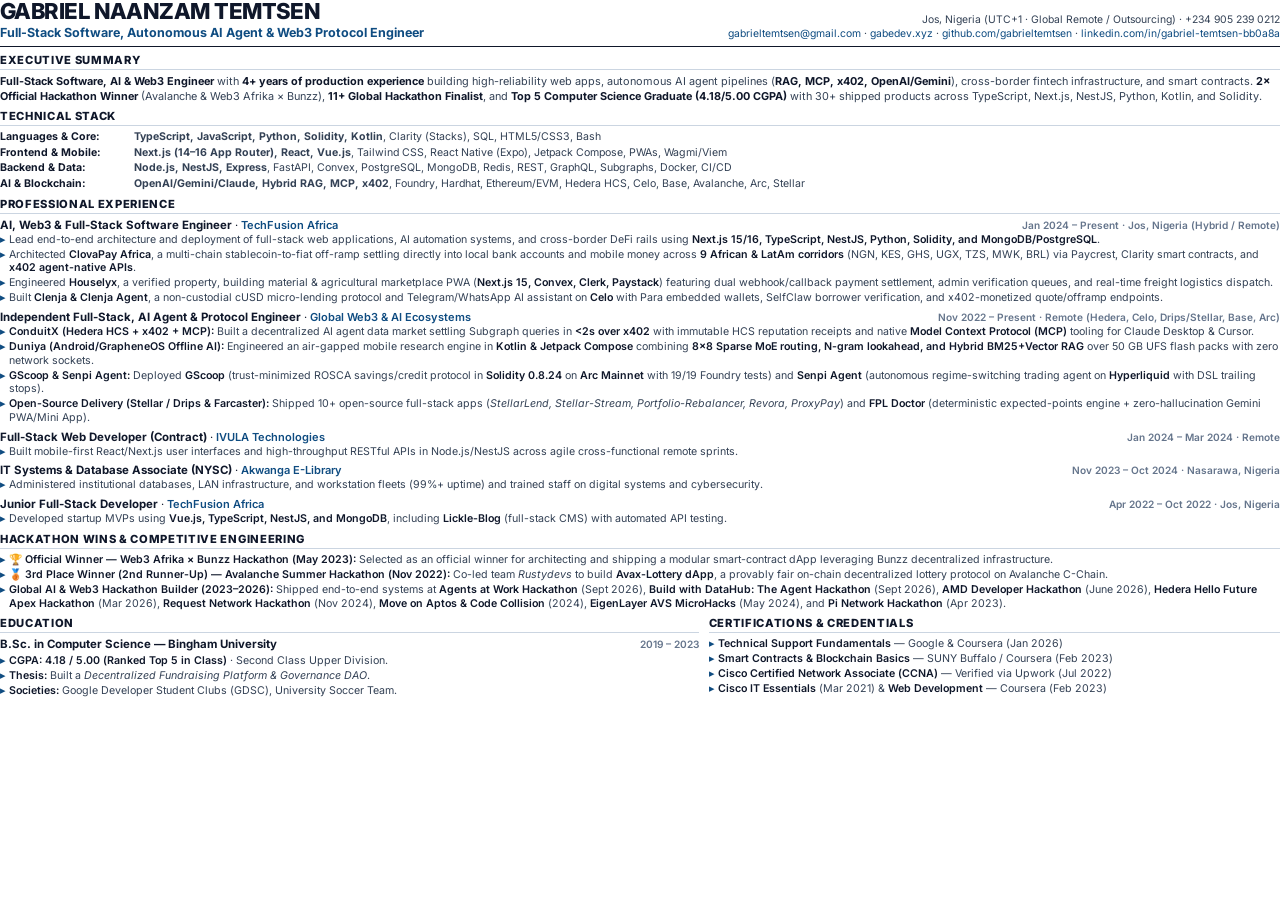
<file: cv_2026_1page.html>
<!DOCTYPE html>
<html lang="en">
<head>
  <meta charset="UTF-8" />
  <meta name="viewport" content="width=device-width, initial-scale=1.0" />
  <title>Gabriel Temtsen — Full-Stack, AI Agent & Web3 Engineer (1-Page CV)</title>
  <style>
    @import url('https://fonts.googleapis.com/css2?family=Inter:wght@400;500;600;700;800&display=swap');

    :root {
      --ink: #0f172a;
      --ink-secondary: #334155;
      --ink-muted: #64748b;
      --accent: #0f4c81;
      --border: #cbd5e1;
    }

    * {
      box-sizing: border-box;
      margin: 0;
      padding: 0;
    }

    @page {
      size: A4;
      margin: 8.5mm 11mm 8.5mm 11mm;
    }

    body {
      font-family: 'Inter', -apple-system, BlinkMacSystemFont, "Segoe UI", Roboto, sans-serif;
      color: var(--ink);
      background: #ffffff;
      font-size: 8.3pt;
      line-height: 1.3;
      -webkit-print-color-adjust: exact;
      print-color-adjust: exact;
    }

    a {
      color: var(--accent);
      text-decoration: none;
    }

    .header {
      border-bottom: 1.8px solid var(--ink);
      padding-bottom: 5px;
      margin-bottom: 6px;
      display: flex;
      justify-content: space-between;
      align-items: flex-end;
    }

    .header h1 {
      font-size: 16.5pt;
      font-weight: 800;
      letter-spacing: -0.025em;
      text-transform: uppercase;
      line-height: 1.05;
      white-space: nowrap;
    }

    .header .role {
      font-size: 9.4pt;
      font-weight: 700;
      color: var(--accent);
      margin-top: 2px;
    }

    .header-right {
      text-align: right;
      font-size: 7.8pt;
      color: var(--ink-secondary);
      line-height: 1.35;
    }

    .section {
      margin-bottom: 6px;
    }

    .section-title {
      font-size: 8.4pt;
      font-weight: 800;
      text-transform: uppercase;
      letter-spacing: 0.06em;
      color: var(--ink);
      border-bottom: 1px solid var(--border);
      padding-bottom: 1.5px;
      margin-bottom: 4px;
    }

    .summary {
      font-size: 8.15pt;
      color: var(--ink-secondary);
      line-height: 1.32;
    }

    .summary strong {
      color: var(--ink);
    }

    .skills-grid {
      display: grid;
      grid-template-columns: 128px 1fr;
      row-gap: 1.8px;
      column-gap: 6px;
      font-size: 7.95pt;
    }

    .skill-cat {
      font-weight: 700;
      color: var(--ink);
    }

    .skill-items {
      color: var(--ink-secondary);
    }

    .exp-item {
      margin-bottom: 5px;
    }

    .exp-header {
      display: flex;
      justify-content: space-between;
      align-items: baseline;
    }

    .exp-title {
      font-size: 8.6pt;
      font-weight: 700;
      color: var(--ink);
    }

    .exp-company {
      font-weight: 600;
      color: var(--accent);
    }

    .exp-meta {
      font-size: 7.6pt;
      font-weight: 600;
      color: var(--ink-muted);
    }

    .exp-bullets {
      list-style: none;
      padding-left: 0;
    }

    .exp-bullets li {
      position: relative;
      padding-left: 9px;
      margin-bottom: 1.2px;
      font-size: 8.0pt;
      color: var(--ink-secondary);
      line-height: 1.29;
    }

    .exp-bullets li::before {
      content: "▸";
      position: absolute;
      left: 0;
      color: var(--accent);
    }

    .exp-bullets li strong {
      color: var(--ink);
      font-weight: 600;
    }

    .two-col {
      display: grid;
      grid-template-columns: 1.1fr 0.9fr;
      gap: 10px;
    }
  </style>
</head>
<body>

  <header class="header">
    <div>
      <h1>Gabriel Naanzam Temtsen</h1>
      <div class="role">Full-Stack Software, Autonomous AI Agent &amp; Web3 Protocol Engineer</div>
    </div>
    <div class="header-right">
      <div style="white-space: nowrap;">Jos, Nigeria (UTC+1 · Global Remote / Outsourcing) · +234 905 239 0212</div>
      <div style="white-space: nowrap;"><a href="mailto:gabrieltemtsen@gmail.com">gabrieltemtsen@gmail.com</a> · <a href="https://www.gabedev.xyz">gabedev.xyz</a> · <a href="https://github.com/gabrieltemtsen">github.com/gabrieltemtsen</a> · <a href="https://www.linkedin.com/in/gabriel-temtsen-bb0a8a">linkedin.com/in/gabriel-temtsen-bb0a8a</a></div>
    </div>
  </header>

  <section class="section">
    <div class="section-title">Executive Summary</div>
    <p class="summary">
      <strong>Full-Stack Software, AI &amp; Web3 Engineer</strong> with <strong>4+ years of production experience</strong> building high-reliability web apps, autonomous AI agent pipelines (<strong>RAG, MCP, x402, OpenAI/Gemini</strong>), cross-border fintech infrastructure, and smart contracts. <strong>2× Official Hackathon Winner</strong> (Avalanche &amp; Web3 Afrika × Bunzz), <strong>11+ Global Hackathon Finalist</strong>, and <strong>Top 5 Computer Science Graduate (4.18/5.00 CGPA)</strong> with 30+ shipped products across TypeScript, Next.js, NestJS, Python, Kotlin, and Solidity.
    </p>
  </section>

  <section class="section">
    <div class="section-title">Technical Stack</div>
    <div class="skills-grid">
      <div class="skill-cat">Languages &amp; Core:</div>
      <div class="skill-items"><strong>TypeScript, JavaScript, Python, Solidity, Kotlin</strong>, Clarity (Stacks), SQL, HTML5/CSS3, Bash</div>
      <div class="skill-cat">Frontend &amp; Mobile:</div>
      <div class="skill-items"><strong>Next.js (14–16 App Router), React, Vue.js</strong>, Tailwind CSS, React Native (Expo), Jetpack Compose, PWAs, Wagmi/Viem</div>
      <div class="skill-cat">Backend &amp; Data:</div>
      <div class="skill-items"><strong>Node.js, NestJS, Express</strong>, FastAPI, Convex, PostgreSQL, MongoDB, Redis, REST, GraphQL, Subgraphs, Docker, CI/CD</div>
      <div class="skill-cat">AI &amp; Blockchain:</div>
      <div class="skill-items"><strong>OpenAI/Gemini/Claude, Hybrid RAG, MCP, x402</strong>, Foundry, Hardhat, Ethereum/EVM, Hedera HCS, Celo, Base, Avalanche, Arc, Stellar</div>
    </div>
  </section>

  <section class="section">
    <div class="section-title">Professional Experience</div>

    <div class="exp-item">
      <div class="exp-header">
        <div><span class="exp-title">AI, Web3 &amp; Full-Stack Software Engineer</span> · <span class="exp-company">TechFusion Africa</span></div>
        <div class="exp-meta">Jan 2024 – Present · Jos, Nigeria (Hybrid / Remote)</div>
      </div>
      <ul class="exp-bullets">
        <li>Lead end-to-end architecture and deployment of full-stack web applications, AI automation systems, and cross-border DeFi rails using <strong>Next.js 15/16, TypeScript, NestJS, Python, Solidity, and MongoDB/PostgreSQL</strong>.</li>
        <li>Architected <strong>ClovaPay Africa</strong>, a multi-chain stablecoin-to-fiat off-ramp settling directly into local bank accounts and mobile money across <strong>9 African &amp; LatAm corridors</strong> (NGN, KES, GHS, UGX, TZS, MWK, BRL) via Paycrest, Clarity smart contracts, and <strong>x402 agent-native APIs</strong>.</li>
        <li>Engineered <strong>Houselyx</strong>, a verified property, building material &amp; agricultural marketplace PWA (<strong>Next.js 15, Convex, Clerk, Paystack</strong>) featuring dual webhook/callback payment settlement, admin verification queues, and real-time freight logistics dispatch.</li>
        <li>Built <strong>Clenja &amp; Clenja Agent</strong>, a non-custodial cUSD micro-lending protocol and Telegram/WhatsApp AI assistant on <strong>Celo</strong> with Para embedded wallets, SelfClaw borrower verification, and x402-monetized quote/offramp endpoints.</li>
      </ul>
    </div>

    <div class="exp-item">
      <div class="exp-header">
        <div><span class="exp-title">Independent Full-Stack, AI Agent &amp; Protocol Engineer</span> · <span class="exp-company">Global Web3 &amp; AI Ecosystems</span></div>
        <div class="exp-meta">Nov 2022 – Present · Remote (Hedera, Celo, Drips/Stellar, Base, Arc)</div>
      </div>
      <ul class="exp-bullets">
        <li><strong>ConduitX (Hedera HCS + x402 + MCP):</strong> Built a decentralized AI agent data market settling Subgraph queries in <strong>&lt;2s over x402</strong> with immutable HCS reputation receipts and native <strong>Model Context Protocol (MCP)</strong> tooling for Claude Desktop &amp; Cursor.</li>
        <li><strong>Duniya (Android/GrapheneOS Offline AI):</strong> Engineered an air-gapped mobile research engine in <strong>Kotlin &amp; Jetpack Compose</strong> combining <strong>8×8 Sparse MoE routing, N-gram lookahead, and Hybrid BM25+Vector RAG</strong> over 50 GB UFS flash packs with zero network sockets.</li>
        <li><strong>GScoop &amp; Senpi Agent:</strong> Deployed <strong>GScoop</strong> (trust-minimized ROSCA savings/credit protocol in <strong>Solidity 0.8.24</strong> on <strong>Arc Mainnet</strong> with 19/19 Foundry tests) and <strong>Senpi Agent</strong> (autonomous regime-switching trading agent on <strong>Hyperliquid</strong> with DSL trailing stops).</li>
        <li><strong>Open-Source Delivery (Stellar / Drips &amp; Farcaster):</strong> Shipped 10+ open-source full-stack apps (<em>StellarLend, Stellar-Stream, Portfolio-Rebalancer, Revora, ProxyPay</em>) and <strong>FPL Doctor</strong> (deterministic expected-points engine + zero-hallucination Gemini PWA/Mini App).</li>
      </ul>
    </div>

    <div class="exp-item">
      <div class="exp-header">
        <div><span class="exp-title">Full-Stack Web Developer (Contract)</span> · <span class="exp-company">IVULA Technologies</span></div>
        <div class="exp-meta">Jan 2024 – Mar 2024 · Remote</div>
      </div>
      <ul class="exp-bullets">
        <li>Built mobile-first React/Next.js user interfaces and high-throughput RESTful APIs in Node.js/NestJS across agile cross-functional remote sprints.</li>
      </ul>
    </div>

    <div class="exp-item">
      <div class="exp-header">
        <div><span class="exp-title">IT Systems &amp; Database Associate (NYSC)</span> · <span class="exp-company">Akwanga E-Library</span></div>
        <div class="exp-meta">Nov 2023 – Oct 2024 · Nasarawa, Nigeria</div>
      </div>
      <ul class="exp-bullets">
        <li>Administered institutional databases, LAN infrastructure, and workstation fleets (99%+ uptime) and trained staff on digital systems and cybersecurity.</li>
      </ul>
    </div>

    <div class="exp-item">
      <div class="exp-header">
        <div><span class="exp-title">Junior Full-Stack Developer</span> · <span class="exp-company">TechFusion Africa</span></div>
        <div class="exp-meta">Apr 2022 – Oct 2022 · Jos, Nigeria</div>
      </div>
      <ul class="exp-bullets">
        <li>Developed startup MVPs using <strong>Vue.js, TypeScript, NestJS, and MongoDB</strong>, including <strong>Lickle-Blog</strong> (full-stack CMS) with automated API testing.</li>
      </ul>
    </div>
  </section>

  <section class="section">
    <div class="section-title">Hackathon Wins &amp; Competitive Engineering</div>
    <ul class="exp-bullets">
      <li><strong>🏆 Official Winner — Web3 Afrika × Bunzz Hackathon (May 2023):</strong> Selected as an official winner for architecting and shipping a modular smart-contract dApp leveraging Bunzz decentralized infrastructure.</li>
      <li><strong>🥉 3rd Place Winner (2nd Runner-Up) — Avalanche Summer Hackathon (Nov 2022):</strong> Co-led team <em>Rustydevs</em> to build <strong>Avax-Lottery dApp</strong>, a provably fair on-chain decentralized lottery protocol on Avalanche C-Chain.</li>
      <li><strong>Global AI &amp; Web3 Hackathon Builder (2023–2026):</strong> Shipped end-to-end systems at <strong>Agents at Work Hackathon</strong> (Sept 2026), <strong>Build with DataHub: The Agent Hackathon</strong> (Sept 2026), <strong>AMD Developer Hackathon</strong> (June 2026), <strong>Hedera Hello Future Apex Hackathon</strong> (Mar 2026), <strong>Request Network Hackathon</strong> (Nov 2024), <strong>Move on Aptos &amp; Code Collision</strong> (2024), <strong>EigenLayer AVS MicroHacks</strong> (May 2024), and <strong>Pi Network Hackathon</strong> (Apr 2023).</li>
    </ul>
  </section>

  <div class="two-col">
    <section class="section" style="margin-bottom: 0;">
      <div class="section-title">Education</div>
      <div class="exp-header">
        <span class="exp-title">B.Sc. in Computer Science — Bingham University</span>
        <span class="exp-meta">2019 – 2023</span>
      </div>
      <ul class="exp-bullets" style="margin-top: 2px;">
        <li><strong>CGPA: 4.18 / 5.00 (Ranked Top 5 in Class)</strong> · Second Class Upper Division.</li>
        <li><strong>Thesis:</strong> Built a <em>Decentralized Fundraising Platform &amp; Governance DAO</em>.</li>
        <li><strong>Societies:</strong> Google Developer Student Clubs (GDSC), University Soccer Team.</li>
      </ul>
    </section>

    <section class="section" style="margin-bottom: 0;">
      <div class="section-title">Certifications &amp; Credentials</div>
      <ul class="exp-bullets">
        <li><strong>Technical Support Fundamentals</strong> — Google &amp; Coursera (Jan 2026)</li>
        <li><strong>Smart Contracts &amp; Blockchain Basics</strong> — SUNY Buffalo / Coursera (Feb 2023)</li>
        <li><strong>Cisco Certified Network Associate (CCNA)</strong> — Verified via Upwork (Jul 2022)</li>
        <li><strong>Cisco IT Essentials</strong> (Mar 2021) &amp; <strong>Web Development</strong> — Coursera (Feb 2023)</li>
      </ul>
    </section>
  </div>

</body>
</html>
</file>
<file: web/style.css>
@layer reset, base, theme, layout, components, utilities;

@layer reset {
  *, *::before, *::after {
    box-sizing: border-box;
    margin: 0;
    padding: 0;
  }
  img, svg, video {
    display: block;
    max-inline-size: 100%;
  }
  input, button, textarea, select {
    font: inherit;
    color: inherit;
  }
}

@layer theme {
  :root {
    /* Ethereum Silver Cosmic Palette */
    --bg-void: #07080E;
    --bg-surface-dark: #0B0E17;
    --bg-sidebar: rgba(11, 14, 24, 0.85);
    --bg-card: rgba(18, 24, 40, 0.65);
    --bg-user-bubble: rgba(28, 36, 60, 0.6);

    /* Silver Tones */
    --silver-100: #F8FAFC;
    --silver-200: #E2E8F0;
    --silver-300: #CBD5E1;
    --silver-400: #94A3B8;
    --silver-500: #64748B;
    --silver-muted: #8A92B2;

    /* Ethereum Brand Spectrum */
    --eth-blue: #627EEA;
    --eth-blue-glow: #8C9EFF;
    --eth-blue-subtle: rgba(98, 126, 234, 0.12);
    --eth-slate: #454A75;

    /* Accents */
    --accent-mint: #38C98E;
    --accent-mint-soft: rgba(56, 201, 142, 0.12);
    --accent-crimson: #F43F5E;
    --accent-crimson-soft: rgba(244, 63, 94, 0.14);

    /* Glassmorphism Tokens */
    --glass-border: rgba(226, 232, 240, 0.12);
    --glass-border-hover: rgba(140, 158, 255, 0.4);
    --glass-shadow: 0 16px 36px -8px rgba(0, 0, 0, 0.65), 
                    inset 0 1px 0 0 rgba(255, 255, 255, 0.16);

    /* Typography */
    --font-sans: 'Inter', -apple-system, BlinkMacSystemFont, "Segoe UI", Roboto, sans-serif;
    --font-serif: 'Newsreader', 'Georgia', serif;
    --font-mono: 'JetBrains Mono', 'SF Mono', Menlo, monospace;

    /* Dimensions */
    --sidebar-w: 280px;
    --radius-sm: 8px;
    --radius-md: 14px;
    --radius-lg: 20px;
    --radius-pill: 9999px;
  }
}

@layer base {
  html, body {
    height: 100dvh;
    overflow: hidden;
    background-color: var(--bg-void);
    color: var(--silver-200);
    font-family: var(--font-sans);
    line-height: 1.5;
    -webkit-font-smoothing: antialiased;
  }

  /* Custom subtle glass scrollbar */
  ::-webkit-scrollbar {
    width: 6px;
    height: 6px;
  }
  ::-webkit-scrollbar-track {
    background: transparent;
  }
  ::-webkit-scrollbar-thumb {
    background: rgba(226, 232, 240, 0.18);
    border-radius: var(--radius-pill);
  }
  ::-webkit-scrollbar-thumb:hover {
    background: rgba(226, 232, 240, 0.35);
  }
}

@layer layout {
  .gemini-layout {
    display: flex;
    height: 100dvh;
    width: 100vw;
    background-image: 
      radial-gradient(1000px circle at 50% -10%, rgba(98, 126, 234, 0.15) 0%, transparent 70%),
      radial-gradient(800px circle at 90% 40%, rgba(140, 158, 255, 0.06) 0%, transparent 60%);
    background-attachment: fixed;
    position: relative;
    overflow: hidden;
  }

  /* Left Sidebar (Gemini Style) */
  .gemini-sidebar {
    width: var(--sidebar-w);
    height: 100%;
    background: var(--bg-sidebar);
    backdrop-filter: blur(28px) saturate(190%);
    -webkit-backdrop-filter: blur(28px) saturate(190%);
    border-right: 1px solid var(--glass-border);
    display: flex;
    flex-direction: column;
    padding: 1.15rem 1rem;
    gap: 1.1rem;
    flex-shrink: 0;
    transition: transform 0.28s cubic-bezier(0.16, 1, 0.3, 1),
                margin-left 0.28s cubic-bezier(0.16, 1, 0.3, 1);
    z-index: 40;
  }

  .gemini-sidebar.collapsed {
    margin-left: calc(var(--sidebar-w) * -1);
  }

  @media (max-width: 768px) {
    .gemini-sidebar {
      position: absolute;
      left: 0;
      top: 0;
      bottom: 0;
      box-shadow: 0 0 40px rgba(0, 0, 0, 0.85);
    }
  }

  /* Main Workspace */
  .gemini-main {
    flex: 1;
    display: flex;
    flex-direction: column;
    height: 100%;
    position: relative;
    overflow: hidden;
  }
}

@layer components {
  /* Common Icon Button */
  .icon-btn {
    appearance: none;
    border: none;
    background: transparent;
    color: var(--silver-300);
    padding: 0.5rem;
    border-radius: var(--radius-pill);
    cursor: pointer;
    display: grid;
    place-items: center;
    transition: background 0.18s ease, color 0.18s ease;
  }
  .icon-btn:hover {
    background: rgba(226, 232, 240, 0.08);
    color: var(--silver-100);
  }
  .icon-btn:focus-visible {
    outline: 2px solid var(--eth-blue-glow);
    outline-offset: 2px;
  }

  /* Sidebar Header & Brand */
  .sidebar-header {
    display: flex;
    justify-content: space-between;
    align-items: center;
  }

  .brand-group {
    display: flex;
    align-items: center;
    gap: 0.75rem;
  }

  .eth-diamond-badge {
    width: 32px;
    height: 32px;
    display: grid;
    place-items: center;
    background: linear-gradient(135deg, rgba(98, 126, 234, 0.25), rgba(226, 232, 240, 0.08));
    border: 1px solid rgba(226, 232, 240, 0.2);
    border-radius: 10px;
    box-shadow: 0 0 14px rgba(98, 126, 234, 0.2);
  }

  .eth-diamond-svg {
    width: 20px;
    height: 20px;
  }

  .brand-titles {
    display: flex;
    flex-direction: column;
  }

  .brand-title {
    font-family: var(--font-serif);
    font-size: 1.15rem;
    font-weight: 700;
    color: var(--silver-100);
    letter-spacing: -0.01em;
  }

  .brand-tent {
    color: var(--eth-blue-glow);
  }

  .brand-subtitle {
    font-size: 0.68rem;
    font-family: var(--font-mono);
    color: var(--silver-muted);
    text-transform: uppercase;
  }

  .sidebar-close-btn {
    display: none;
  }
  @media (max-width: 768px) {
    .sidebar-close-btn { display: grid; }
  }

  /* + New Research Button (Gemini Pill) */
  .new-inquiry-btn {
    appearance: none;
    border: 1px solid rgba(226, 232, 240, 0.16);
    background: rgba(22, 28, 48, 0.65);
    color: var(--silver-100);
    padding: 0.65rem 1rem;
    border-radius: var(--radius-pill);
    font-weight: 600;
    font-size: 0.85rem;
    cursor: pointer;
    display: flex;
    align-items: center;
    gap: 0.6rem;
    transition: all 0.2s ease;
    box-shadow: 0 2px 8px rgba(0, 0, 0, 0.3), inset 0 1px 0 rgba(255, 255, 255, 0.1);
  }

  .new-inquiry-btn:hover {
    background: rgba(30, 40, 68, 0.85);
    border-color: rgba(140, 158, 255, 0.4);
    transform: translateY(-1px);
  }

  /* Sidebar Scrollable Lists */
  .sidebar-scrollable {
    flex: 1;
    overflow-y: auto;
    display: flex;
    flex-direction: column;
    gap: 1.25rem;
    padding-right: 0.25rem;
  }

  .sidebar-section-label {
    font-size: 0.72rem;
    font-family: var(--font-mono);
    text-transform: uppercase;
    letter-spacing: 0.05em;
    color: var(--silver-500);
    margin-bottom: 0.4rem;
  }

  .history-list {
    display: flex;
    flex-direction: column;
    gap: 0.25rem;
  }

  .history-item {
    appearance: none;
    border: none;
    background: transparent;
    color: var(--silver-300);
    padding: 0.55rem 0.75rem;
    border-radius: var(--radius-sm);
    font-size: 0.82rem;
    text-align: left;
    cursor: pointer;
    white-space: nowrap;
    overflow: hidden;
    text-overflow: ellipsis;
    transition: all 0.15s ease;
    display: flex;
    align-items: center;
    gap: 0.5rem;
  }

  .history-item:hover {
    background: rgba(226, 232, 240, 0.06);
    color: var(--silver-100);
  }

  .history-item.active {
    background: rgba(98, 126, 234, 0.16);
    color: var(--eth-blue-glow);
    font-weight: 600;
  }

  .pack-filter-list {
    display: flex;
    flex-direction: column;
    gap: 0.25rem;
  }

  .pack-filter-item {
    appearance: none;
    border: none;
    background: transparent;
    color: var(--silver-400);
    padding: 0.45rem 0.75rem;
    border-radius: var(--radius-sm);
    font-size: 0.78rem;
    text-align: left;
    cursor: pointer;
    display: flex;
    align-items: center;
    gap: 0.55rem;
    transition: all 0.15s ease;
  }

  .pack-filter-item:hover {
    background: rgba(226, 232, 240, 0.05);
    color: var(--silver-200);
  }

  .pack-filter-item.active {
    color: var(--silver-100);
    font-weight: 600;
  }

  .pack-dot {
    width: 6px;
    height: 6px;
    border-radius: 50%;
    background: var(--eth-blue-glow);
    flex-shrink: 0;
  }

  /* Sidebar Footer */
  .sidebar-footer {
    border-top: 1px solid var(--glass-border);
    padding-top: 0.85rem;
    display: flex;
    flex-direction: column;
    gap: 0.4rem;
  }

  .status-indicator {
    display: flex;
    align-items: center;
    gap: 0.5rem;
    font-size: 0.74rem;
    font-family: var(--font-mono);
    color: var(--accent-mint);
  }

  .pulse-dot {
    width: 6px;
    height: 6px;
    border-radius: 50%;
    background: var(--accent-mint);
    box-shadow: 0 0 8px var(--accent-mint);
    animation: statusPulse 2s infinite ease-in-out;
  }

  @keyframes statusPulse {
    0%, 100% { opacity: 1; transform: scale(1); }
    50% { opacity: 0.4; transform: scale(0.8); }
  }

  .sidebar-metrics {
    font-size: 0.68rem;
    font-family: var(--font-mono);
    color: var(--silver-500);
  }

  /* Top Bar */
  .gemini-topbar {
    height: 56px;
    display: flex;
    justify-content: space-between;
    align-items: center;
    padding-inline: 1.25rem;
    border-bottom: 1px solid rgba(226, 232, 240, 0.08);
    background: rgba(9, 12, 22, 0.5);
    backdrop-filter: blur(16px);
    -webkit-backdrop-filter: blur(16px);
    flex-shrink: 0;
    z-index: 10;
  }

  .topbar-left {
    display: flex;
    align-items: center;
    gap: 0.75rem;
  }

  .topbar-brand {
    font-family: var(--font-serif);
    font-size: 1.15rem;
    font-weight: 700;
    color: var(--silver-100);
    letter-spacing: -0.015em;
  }

  .brand-sparkle {
    color: var(--eth-blue-glow);
    font-size: 0.95rem;
  }

  .topbar-right {
    display: flex;
    align-items: center;
    gap: 0.6rem;
  }

  .telemetry-pill-btn {
    appearance: none;
    border: 1px solid var(--glass-border);
    background: rgba(18, 24, 42, 0.6);
    color: var(--silver-300);
    padding: 0.35rem 0.85rem;
    border-radius: var(--radius-pill);
    font-size: 0.75rem;
    font-family: var(--font-mono);
    font-weight: 600;
    cursor: pointer;
    display: inline-flex;
    align-items: center;
    gap: 0.45rem;
    transition: all 0.2s ease;
  }

  .telemetry-pill-btn:hover {
    border-color: rgba(140, 158, 255, 0.4);
    background: rgba(28, 36, 64, 0.8);
    color: var(--silver-100);
  }

  .pill-divider {
    color: var(--silver-500);
  }

  .die-icon-label {
    color: var(--eth-blue-glow);
  }

  /* Conversation Stage */
  .conversation-stage {
    flex: 1;
    overflow-y: auto;
    padding-inline: clamp(1rem, 6vw, 7rem);
    padding-block: 1.5rem 7.5rem;
    display: flex;
    flex-direction: column;
    scroll-behavior: smooth;
  }

  /* Hero State (Landing / Empty Conversation) */
  .gemini-hero {
    margin-block: auto;
    display: flex;
    flex-direction: column;
    align-items: center;
    text-align: center;
    gap: 1.25rem;
    max-width: 820px;
    margin-inline: auto;
    padding-block: 2rem;
  }

  .hero-sparkle-mark {
    width: 52px;
    height: 52px;
    display: grid;
    place-items: center;
    filter: drop-shadow(0 0 20px rgba(98, 126, 234, 0.6));
    animation: heroFloat 3.5s infinite alternate ease-in-out;
  }

  @keyframes heroFloat {
    0% { transform: translateY(0); }
    100% { transform: translateY(-6px); }
  }

  .hero-sparkle-svg {
    width: 44px;
    height: 44px;
  }

  .hero-title {
    font-family: var(--font-serif);
    font-size: clamp(2.2rem, 4.5vw, 3.2rem);
    font-weight: 700;
    line-height: 1.15;
    letter-spacing: -0.025em;
    background: linear-gradient(135deg, #FFFFFF 20%, var(--silver-300) 60%, var(--eth-blue-glow) 100%);
    -webkit-background-clip: text;
    -webkit-text-fill-color: transparent;
  }

  .hero-subtitle {
    font-size: clamp(1.05rem, 2vw, 1.25rem);
    color: var(--silver-400);
    max-width: 560px;
  }

  .hero-airgap-tag {
    display: inline-flex;
    align-items: center;
    gap: 0.5rem;
    padding: 0.35rem 0.95rem;
    border-radius: var(--radius-pill);
    background: rgba(16, 22, 38, 0.6);
    border: 1px solid var(--glass-border);
    font-family: var(--font-mono);
    font-size: 0.76rem;
    color: var(--silver-300);
  }

  /* Domain Category Filter Pills */
  .hero-category-pills {
    display: flex;
    flex-wrap: wrap;
    justify-content: center;
    gap: 0.5rem;
    max-width: 820px;
    margin-top: 0.25rem;
  }

  .category-pill {
    appearance: none;
    border: 1px solid rgba(226, 232, 240, 0.12);
    background: rgba(14, 20, 36, 0.55);
    color: var(--silver-300);
    padding: 0.45rem 0.9rem;
    border-radius: var(--radius-pill);
    font-size: 0.78rem;
    font-weight: 500;
    cursor: pointer;
    transition: all 0.18s ease;
  }

  .category-pill:hover {
    border-color: rgba(140, 158, 255, 0.4);
    background: rgba(24, 32, 60, 0.7);
    color: var(--silver-100);
    transform: translateY(-1px);
  }

  .category-pill.active {
    background: linear-gradient(135deg, rgba(98, 126, 234, 0.35), rgba(40, 50, 90, 0.6));
    border-color: var(--eth-blue-glow);
    color: #FFFFFF;
    box-shadow: 0 0 12px rgba(98, 126, 234, 0.3);
  }

  .category-pill.surprise-pill {
    border-color: rgba(245, 158, 11, 0.35);
    color: #FCD34D;
    background: rgba(30, 24, 14, 0.6);
  }

  .category-pill.surprise-pill:hover {
    border-color: #F59E0B;
    background: rgba(50, 36, 18, 0.8);
    box-shadow: 0 0 12px rgba(245, 158, 11, 0.35);
  }

  /* Starter Prompt Cards (Gemini Style) */
  .starter-cards-grid {
    display: grid;
    grid-template-columns: repeat(2, 1fr);
    gap: 1rem;
    width: 100%;
    margin-top: 1rem;
  }

  @media (max-width: 640px) {
    .starter-cards-grid { grid-template-columns: 1fr; }
  }

  .starter-card {
    appearance: none;
    border: 1px solid var(--glass-border);
    background: rgba(15, 20, 36, 0.6);
    backdrop-filter: blur(20px);
    -webkit-backdrop-filter: blur(20px);
    border-radius: var(--radius-md);
    padding: 1.15rem 1.25rem;
    text-align: left;
    cursor: pointer;
    display: flex;
    flex-direction: column;
    gap: 0.45rem;
    transition: all 0.22s cubic-bezier(0.16, 1, 0.3, 1);
    box-shadow: 0 4px 16px rgba(0, 0, 0, 0.3);
  }

  .starter-card:hover {
    background: rgba(24, 32, 58, 0.75);
    border-color: var(--glass-border-hover);
    transform: translateY(-2px);
    box-shadow: 0 8px 24px rgba(0, 0, 0, 0.5), inset 0 1px 0 rgba(255, 255, 255, 0.15);
  }

  .starter-card-tag {
    font-family: var(--font-mono);
    font-size: 0.68rem;
    text-transform: uppercase;
    letter-spacing: 0.05em;
    color: var(--eth-blue-glow);
  }

  .starter-card-title {
    font-size: 0.96rem;
    font-weight: 700;
    color: var(--silver-100);
    letter-spacing: -0.01em;
  }

  .starter-card-desc {
    font-size: 0.82rem;
    color: var(--silver-400);
    line-height: 1.4;
  }

  /* Messages Thread */
  .messages-container {
    display: flex;
    flex-direction: column;
    gap: 2rem;
    max-width: 860px;
    margin-inline: auto;
    width: 100%;
  }

  /* User Message Bubble */
  .user-message-row {
    display: flex;
    justify-content: flex-end;
  }

  .user-bubble {
    background: var(--bg-user-bubble);
    border: 1px solid rgba(226, 232, 240, 0.18);
    border-radius: 18px 18px 4px 18px;
    padding: 0.9rem 1.25rem;
    max-width: 80%;
    color: var(--silver-100);
    font-size: 1rem;
    line-height: 1.5;
    box-shadow: 0 4px 16px rgba(0, 0, 0, 0.35);
  }

  /* Assistant Gemini Research Card */
  .assistant-message-row {
    display: flex;
    gap: 1.1rem;
    align-items: flex-start;
  }

  .assistant-avatar {
    width: 34px;
    height: 34px;
    border-radius: 50%;
    background: linear-gradient(135deg, rgba(98, 126, 234, 0.4), rgba(226, 232, 240, 0.1));
    border: 1px solid rgba(226, 232, 240, 0.2);
    display: grid;
    place-items: center;
    flex-shrink: 0;
    box-shadow: 0 0 12px rgba(98, 126, 234, 0.3);
  }

  .assistant-card-body {
    flex: 1;
    display: flex;
    flex-direction: column;
    gap: 1.15rem;
    background: var(--bg-card);
    backdrop-filter: blur(24px) saturate(190%);
    -webkit-backdrop-filter: blur(24px) saturate(190%);
    border: 1px solid var(--glass-border);
    border-radius: var(--radius-lg);
    padding: 1.5rem 1.75rem;
    box-shadow: var(--glass-shadow);
  }

  .response-header {
    display: flex;
    justify-content: space-between;
    align-items: center;
    border-bottom: 1px solid rgba(226, 232, 240, 0.1);
    padding-bottom: 0.75rem;
    gap: 0.75rem;
    flex-wrap: wrap;
  }

  .response-domain-badge {
    font-family: var(--font-mono);
    font-size: 0.72rem;
    text-transform: uppercase;
    color: var(--eth-blue-glow);
    background: var(--eth-blue-subtle);
    padding: 0.2rem 0.6rem;
    border-radius: var(--radius-pill);
    border: 1px solid rgba(140, 158, 255, 0.2);
  }

  .response-telemetry-tag {
    font-family: var(--font-mono);
    font-size: 0.74rem;
    color: var(--silver-muted);
  }

  /* Response Action Toolbar */
  .response-toolbar {
    display: flex;
    align-items: center;
    gap: 0.45rem;
    flex-wrap: wrap;
  }

  .action-pill-btn {
    appearance: none;
    border: 1px solid rgba(226, 232, 240, 0.14);
    background: rgba(18, 24, 44, 0.5);
    color: var(--silver-300);
    padding: 0.3rem 0.65rem;
    border-radius: var(--radius-pill);
    font-size: 0.74rem;
    font-family: var(--font-mono);
    font-weight: 500;
    cursor: pointer;
    display: inline-flex;
    align-items: center;
    gap: 0.35rem;
    transition: all 0.18s ease;
  }

  .action-pill-btn:hover {
    background: rgba(98, 126, 234, 0.22);
    border-color: rgba(140, 158, 255, 0.45);
    color: var(--silver-100);
    transform: translateY(-1px);
  }

  .action-pill-btn.speaking {
    border-color: var(--accent-mint);
    color: var(--accent-mint);
    background: rgba(56, 201, 142, 0.15);
  }

  .response-title {
    font-family: var(--font-serif);
    font-size: 1.45rem;
    font-weight: 700;
    color: var(--silver-100);
    line-height: 1.3;
    letter-spacing: -0.015em;
  }

  /* Layer 1: Crisp Verdict & Key Findings */
  .response-verdict-box {
    background: linear-gradient(135deg, rgba(98, 126, 234, 0.12), rgba(16, 22, 40, 0.45));
    border: 1px solid rgba(140, 158, 255, 0.22);
    border-radius: var(--radius-md);
    padding: 1.1rem 1.25rem;
    display: flex;
    flex-direction: column;
    gap: 0.75rem;
    box-shadow: inset 0 1px 0 rgba(255, 255, 255, 0.08);
  }

  .verdict-header {
    display: flex;
    align-items: center;
    gap: 0.5rem;
    font-family: var(--font-mono);
    font-size: 0.72rem;
    text-transform: uppercase;
    letter-spacing: 0.05em;
    color: var(--eth-blue-glow);
  }

  .verdict-text {
    font-size: 1rem;
    font-weight: 600;
    line-height: 1.55;
    color: #FFFFFF;
  }

  .takeaway-bullets {
    display: flex;
    flex-direction: column;
    gap: 0.45rem;
    margin-top: 0.2rem;
  }

  .takeaway-bullet-item {
    display: flex;
    align-items: flex-start;
    gap: 0.6rem;
    font-size: 0.88rem;
    line-height: 1.5;
    color: var(--silver-200);
  }

  .takeaway-bullet-icon {
    color: var(--eth-blue-glow);
    flex-shrink: 0;
    margin-top: 0.25rem;
  }

  .snapshot-pills-row {
    display: flex;
    flex-wrap: wrap;
    gap: 0.45rem;
    margin-top: 0.35rem;
    padding-top: 0.65rem;
    border-top: 1px solid rgba(226, 232, 240, 0.08);
  }

  .snapshot-pill {
    font-family: var(--font-mono);
    font-size: 0.73rem;
    padding: 0.22rem 0.6rem;
    border-radius: var(--radius-sm);
    background: rgba(8, 11, 20, 0.65);
    border: 1px solid rgba(226, 232, 240, 0.1);
    color: var(--silver-300);
    display: inline-flex;
    align-items: center;
    gap: 0.35rem;
  }

  .snapshot-pill strong {
    color: var(--silver-100);
  }

  /* Layer 2: Segmented Interactive Tabs (Replaces bulky vertical accordions) */
  .response-tab-bar {
    display: flex;
    gap: 0.4rem;
    border-bottom: 1px solid rgba(226, 232, 240, 0.1);
    padding-bottom: 0.5rem;
    overflow-x: auto;
    scrollbar-width: none;
  }

  .response-tab-bar::-webkit-scrollbar {
    display: none;
  }

  .response-tab-btn {
    appearance: none;
    border: 1px solid transparent;
    background: transparent;
    color: var(--silver-400);
    padding: 0.45rem 0.85rem;
    border-radius: var(--radius-pill);
    font-size: 0.8rem;
    font-weight: 600;
    cursor: pointer;
    white-space: nowrap;
    display: inline-flex;
    align-items: center;
    gap: 0.4rem;
    transition: all 0.18s ease;
  }

  .response-tab-btn:hover {
    color: var(--silver-200);
    background: rgba(226, 232, 240, 0.05);
  }

  .response-tab-btn.active {
    color: #FFFFFF;
    background: rgba(98, 126, 234, 0.22);
    border-color: rgba(140, 158, 255, 0.45);
    box-shadow: 0 0 12px rgba(98, 126, 234, 0.25);
  }

  .response-tab-panel {
    display: none;
    animation: fadeInTab 0.2s cubic-bezier(0.16, 1, 0.3, 1);
  }

  .response-tab-panel.active {
    display: block;
  }

  @keyframes fadeInTab {
    from { opacity: 0; transform: translateY(4px); }
    to { opacity: 1; transform: translateY(0); }
  }

  /* Search Suggestions Dropdown */
  .search-suggestions-dropdown {
    width: 100%;
    max-width: 840px;
    background: rgba(11, 15, 28, 0.96);
    backdrop-filter: blur(28px) saturate(200%);
    -webkit-backdrop-filter: blur(28px) saturate(200%);
    border: 1px solid rgba(140, 158, 255, 0.28);
    border-radius: var(--radius-md);
    box-shadow: 0 20px 48px -8px rgba(0, 0, 0, 0.8), inset 0 1px 0 rgba(255, 255, 255, 0.15);
    max-height: 240px;
    overflow-y: auto;
    display: flex;
    flex-direction: column;
    padding: 0.4rem;
    gap: 0.2rem;
    animation: fadeInDropdown 0.18s cubic-bezier(0.16, 1, 0.3, 1);
  }

  @keyframes fadeInDropdown {
    from { opacity: 0; transform: translateY(6px); }
    to { opacity: 1; transform: translateY(0); }
  }

  .suggestion-item {
    appearance: none;
    border: none;
    background: transparent;
    padding: 0.6rem 0.85rem;
    border-radius: var(--radius-sm);
    color: var(--silver-200);
    text-align: left;
    cursor: pointer;
    display: flex;
    align-items: center;
    justify-content: space-between;
    gap: 0.75rem;
    font-size: 0.85rem;
    transition: background 0.15s ease;
  }

  .suggestion-item:hover, .suggestion-item.selected {
    background: rgba(98, 126, 234, 0.2);
    color: var(--silver-100);
  }

  .suggestion-domain {
    font-size: 0.68rem;
    font-family: var(--font-mono);
    color: var(--eth-blue-glow);
    background: rgba(98, 126, 234, 0.15);
    padding: 0.15rem 0.5rem;
    border-radius: var(--radius-pill);
    white-space: nowrap;
  }

  /* Toast Notification */
  .duniya-toast {
    position: fixed;
    bottom: 90px;
    left: 50%;
    transform: translateX(-50%);
    background: rgba(15, 20, 36, 0.95);
    backdrop-filter: blur(20px);
    -webkit-backdrop-filter: blur(20px);
    border: 1px solid var(--eth-blue-glow);
    color: #FFFFFF;
    font-size: 0.85rem;
    padding: 0.55rem 1.35rem;
    border-radius: var(--radius-pill);
    box-shadow: 0 10px 28px rgba(0, 0, 0, 0.7);
    z-index: 100;
    animation: toastPop 0.22s cubic-bezier(0.16, 1, 0.3, 1);
    display: flex;
    align-items: center;
    gap: 0.5rem;
  }

  @keyframes toastPop {
    from { opacity: 0; transform: translate(-50%, 12px); }
    to { opacity: 1; transform: translate(-50%, 0); }
  }

  /* Follow-up Suggestion Chips */
  .followups-group {
    display: flex;
    flex-wrap: wrap;
    gap: 0.5rem;
    margin-top: 0.4rem;
  }

  .followup-chip {
    appearance: none;
    border: 1px solid rgba(226, 232, 240, 0.14);
    background: rgba(18, 24, 44, 0.5);
    color: var(--silver-300);
    padding: 0.4rem 0.85rem;
    border-radius: var(--radius-pill);
    font-size: 0.8rem;
    cursor: pointer;
    transition: all 0.18s ease;
  }

  .followup-chip:hover {
    background: rgba(98, 126, 234, 0.18);
    border-color: rgba(140, 158, 255, 0.4);
    color: var(--silver-100);
    transform: translateY(-1px);
  }

  /* Bottom Docked Gemini Input */
  .gemini-input-dock {
    position: absolute;
    bottom: 0;
    left: 0;
    right: 0;
    padding-inline: clamp(1rem, 6vw, 7rem);
    padding-bottom: 1.25rem;
    padding-top: 1rem;
    background: linear-gradient(to top, var(--bg-void) 70%, transparent);
    display: flex;
    flex-direction: column;
    align-items: center;
    gap: 0.6rem;
    z-index: 20;
  }

  .input-pill-wrapper {
    width: 100%;
    max-width: 840px;
    background: rgba(15, 20, 36, 0.85);
    backdrop-filter: blur(24px) saturate(190%);
    -webkit-backdrop-filter: blur(24px) saturate(190%);
    border: 1px solid rgba(226, 232, 240, 0.18);
    border-radius: 28px;
    padding: 0.75rem 0.85rem 0.75rem 1.4rem;
    display: flex;
    align-items: center;
    gap: 0.75rem;
    box-shadow: 0 12px 36px -4px rgba(0, 0, 0, 0.65), inset 0 1px 0 rgba(255, 255, 255, 0.12);
    transition: border-color 0.2s ease, box-shadow 0.2s ease;
  }

  .input-pill-wrapper:focus-within {
    border-color: rgba(140, 158, 255, 0.6);
    box-shadow: 0 0 0 3px rgba(98, 126, 234, 0.25), 0 12px 36px -4px rgba(0, 0, 0, 0.65);
  }

  .gemini-input {
    flex: 1;
    background: transparent;
    border: none;
    outline: none;
    color: var(--silver-100);
    font-size: 1rem;
    line-height: 1.45;
    resize: none;
    max-height: 140px;
  }

  .gemini-input::placeholder {
    color: var(--silver-500);
  }

  .send-btn {
    appearance: none;
    border: none;
    background: linear-gradient(135deg, var(--eth-blue), #4C64C8);
    color: #FFFFFF;
    width: 38px;
    height: 38px;
    border-radius: 50%;
    display: grid;
    place-items: center;
    cursor: pointer;
    flex-shrink: 0;
    transition: transform 0.18s ease, box-shadow 0.18s ease;
    box-shadow: 0 2px 10px rgba(98, 126, 234, 0.4);
  }

  .send-btn:hover {
    transform: scale(1.06);
    box-shadow: 0 4px 16px rgba(98, 126, 234, 0.6);
  }

  .input-disclaimer {
    font-size: 0.72rem;
    font-family: var(--font-mono);
    color: var(--silver-500);
    text-align: center;
  }

  /* Floating 8x8 Wafer Die Modal */
  .wafer-modal-backdrop {
    position: fixed;
    inset: 0;
    background: rgba(0, 0, 0, 0.7);
    backdrop-filter: blur(12px);
    -webkit-backdrop-filter: blur(12px);
    display: none;
    place-items: center;
    z-index: 100;
    padding: 1rem;
  }

  .wafer-modal-backdrop.open {
    display: grid;
  }

  .wafer-modal-card {
    max-width: 580px;
    width: 100%;
    background: rgba(14, 18, 33, 0.95);
    border: 1px solid rgba(226, 232, 240, 0.2);
    border-radius: var(--radius-lg);
    padding: 1.5rem;
    display: flex;
    flex-direction: column;
    gap: 1.1rem;
    box-shadow: 0 24px 60px rgba(0, 0, 0, 0.8), inset 0 1px 0 rgba(255, 255, 255, 0.2);
    animation: modalPop 0.25s cubic-bezier(0.16, 1, 0.3, 1);
  }

  @keyframes modalPop {
    0% { opacity: 0; transform: scale(0.95); }
    100% { opacity: 1; transform: scale(1); }
  }

  .wafer-modal-header {
    display: flex;
    justify-content: space-between;
    align-items: center;
  }

  .wafer-modal-title {
    font-size: 1.1rem;
    font-weight: 700;
    color: var(--silver-100);
  }

  .wafer-modal-subtitle {
    font-size: 0.75rem;
    font-family: var(--font-mono);
    color: var(--silver-muted);
  }

  .wafer-modal-stats {
    display: flex;
    justify-content: space-between;
    font-family: var(--font-mono);
    font-size: 0.78rem;
    background: rgba(8, 11, 20, 0.6);
    padding: 0.6rem 0.85rem;
    border-radius: var(--radius-sm);
    color: var(--silver-300);
  }

  .wafer-modal-stats strong {
    color: var(--eth-blue-glow);
  }

  .wafer-grid-wrapper {
    display: grid;
    grid-template-columns: repeat(8, 1fr);
    gap: 5px;
    background: rgba(5, 7, 13, 0.9);
    padding: 10px;
    border-radius: var(--radius-md);
    border: 1px solid rgba(226, 232, 240, 0.1);
  }

  .expert-tile {
    aspect-ratio: 1 / 1;
    border-radius: 5px;
    background: rgba(22, 28, 48, 0.45);
    border: 1px solid rgba(226, 232, 240, 0.08);
    display: flex;
    flex-direction: column;
    justify-content: center;
    align-items: center;
    font-family: var(--font-mono);
    font-size: 0.65rem;
    color: var(--silver-500);
    cursor: pointer;
    transition: all 0.2s ease;
  }

  .expert-tile:hover {
    background: rgba(98, 126, 234, 0.25);
    color: var(--silver-100);
    transform: scale(1.08);
  }

  .expert-tile.active-expert {
    background: linear-gradient(135deg, rgba(98, 126, 234, 0.85), rgba(69, 74, 117, 0.85));
    border-color: var(--silver-100);
    color: #FFFFFF;
    font-weight: 700;
    box-shadow: 0 0 14px rgba(98, 126, 234, 0.85);
  }

  .tile-id {
    font-size: 0.6rem;
  }
  .tile-load {
    font-size: 0.5rem;
    opacity: 0.8;
  }

  .wafer-modal-legend {
    font-size: 0.74rem;
    font-family: var(--font-mono);
    color: var(--silver-muted);
    text-align: center;
  }
}
</file>
